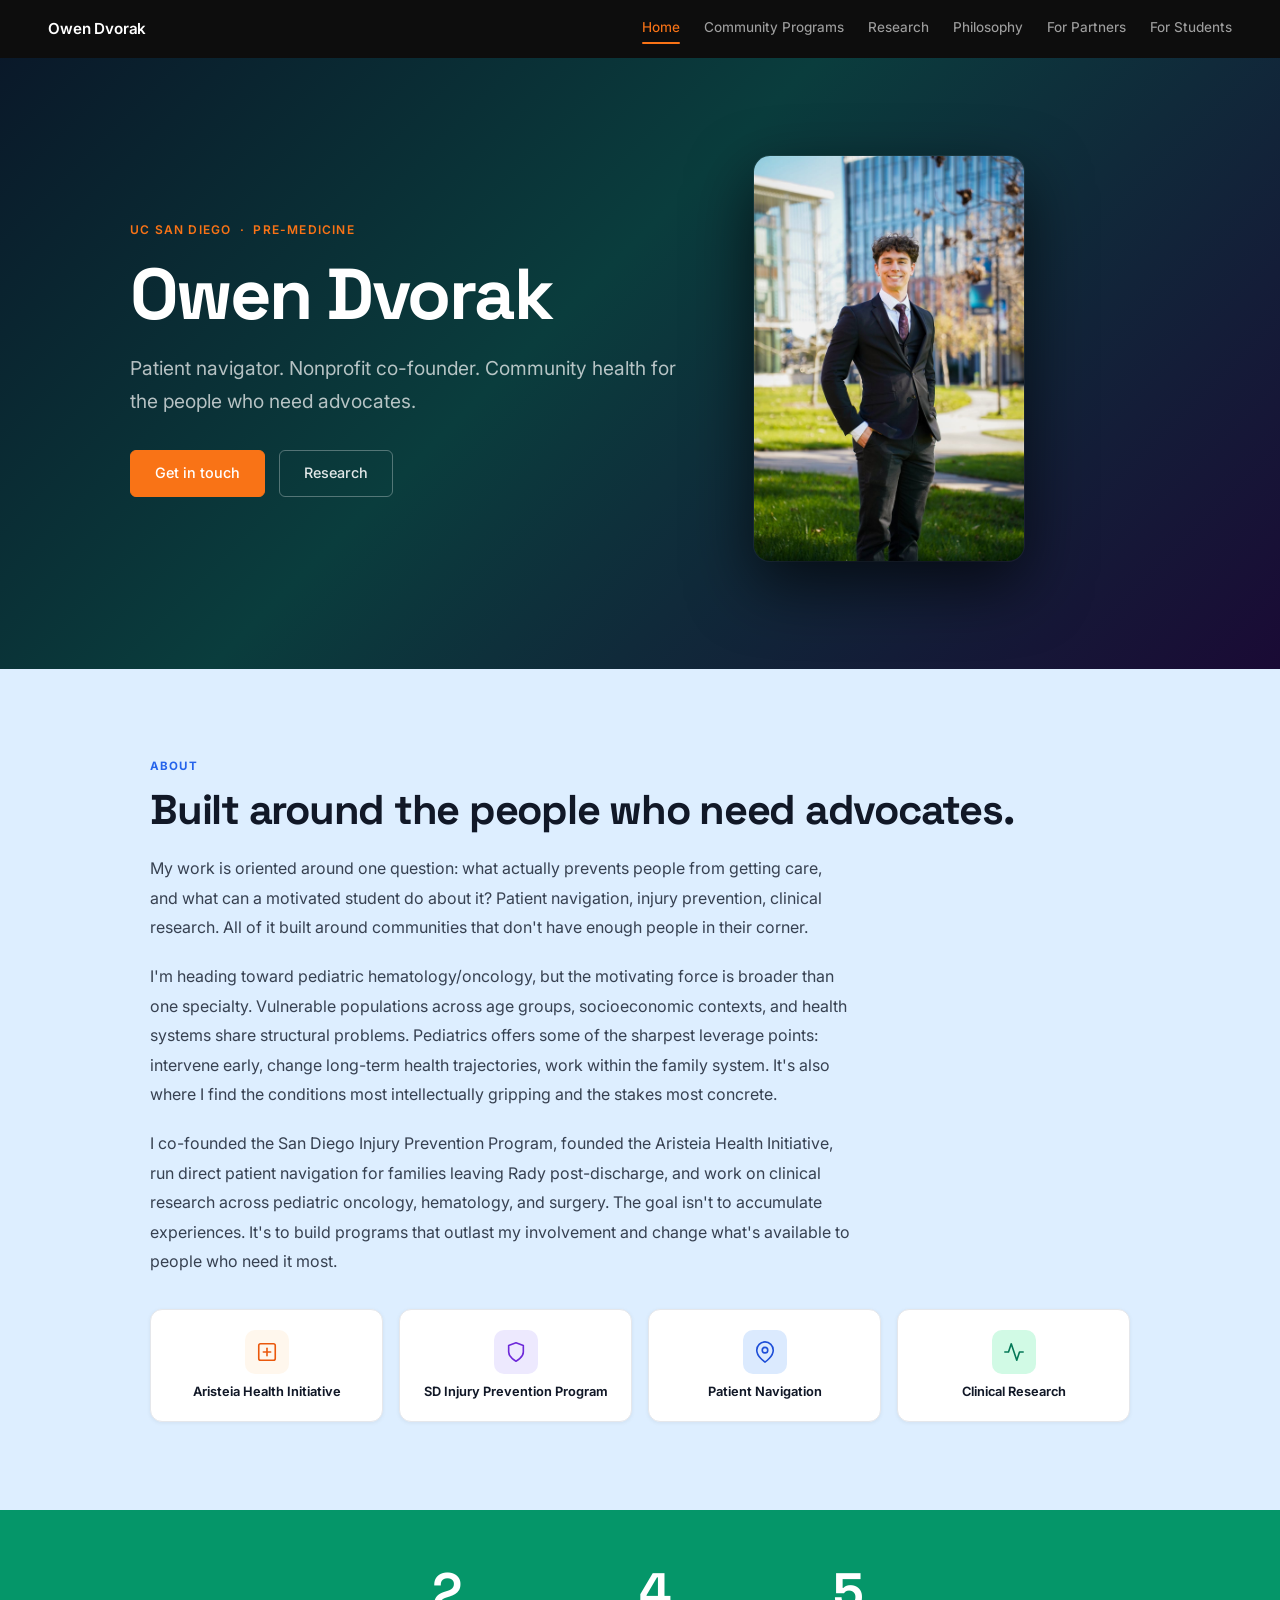
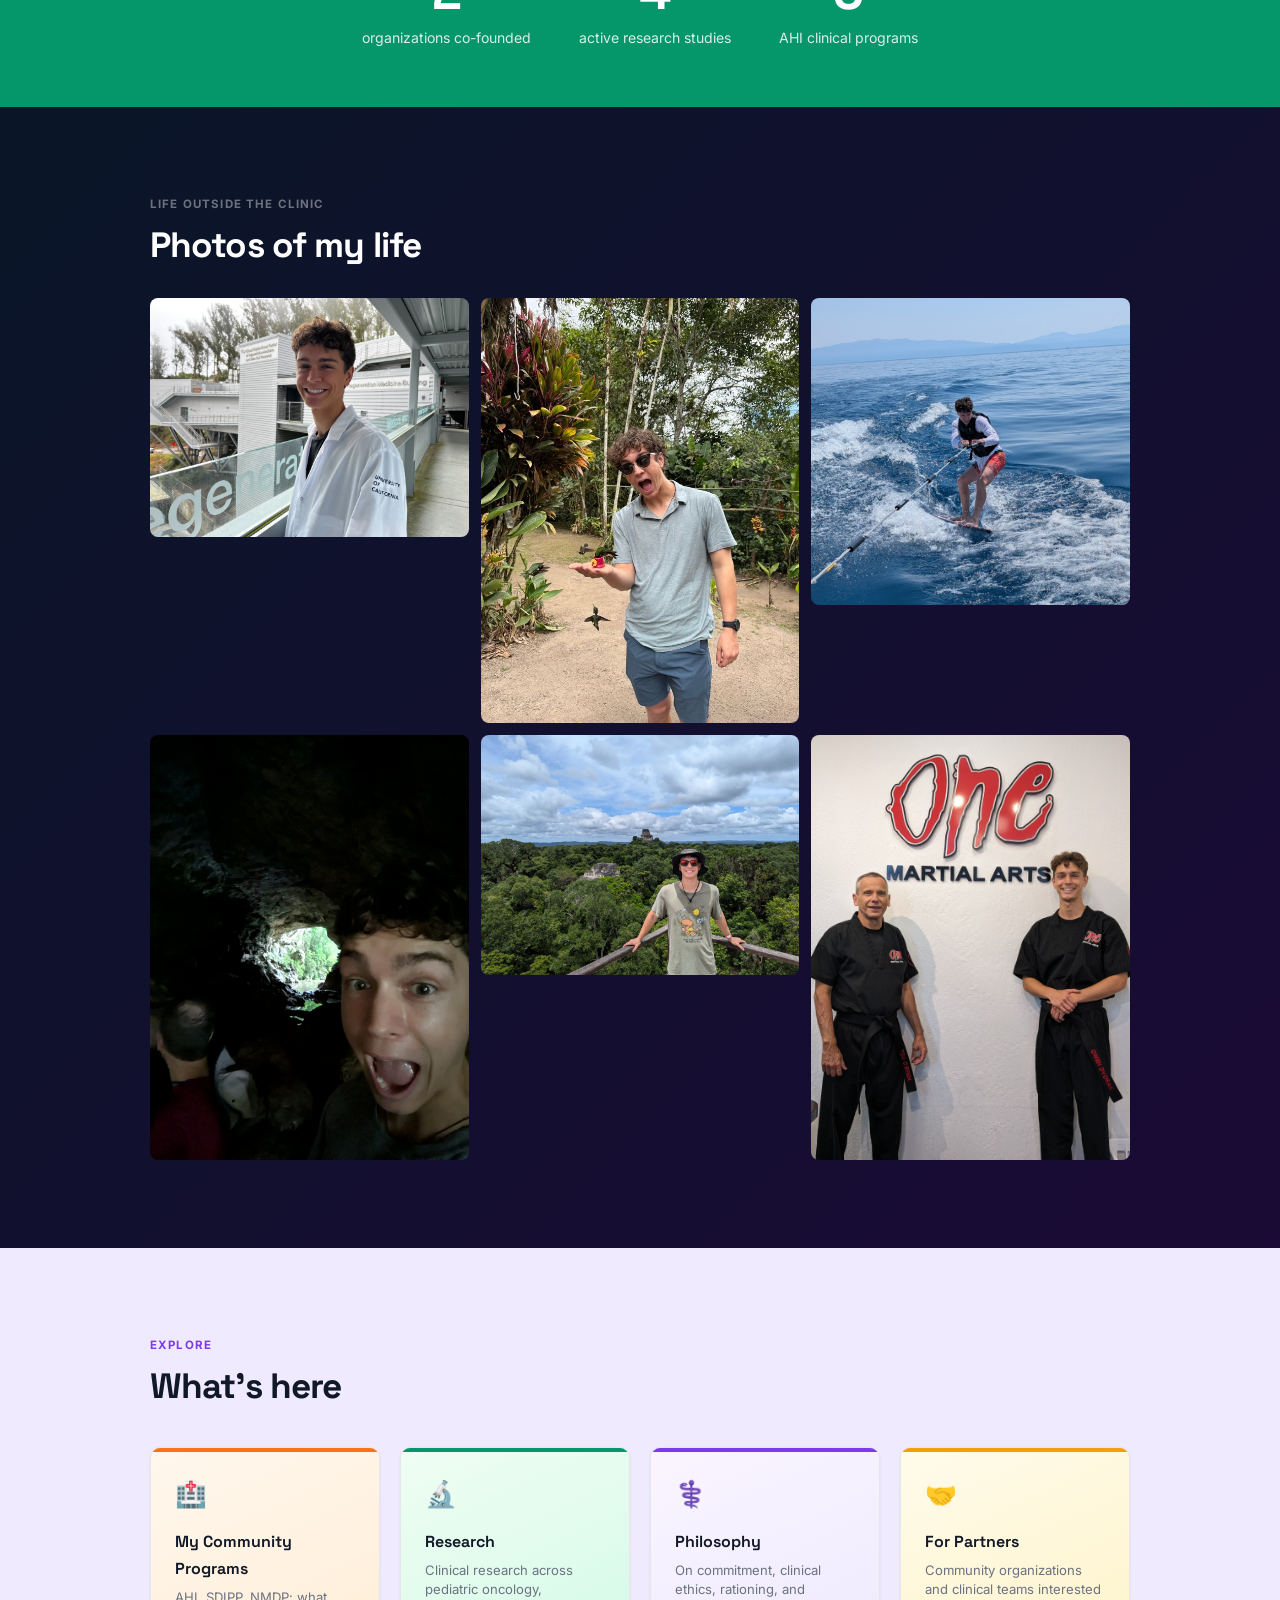
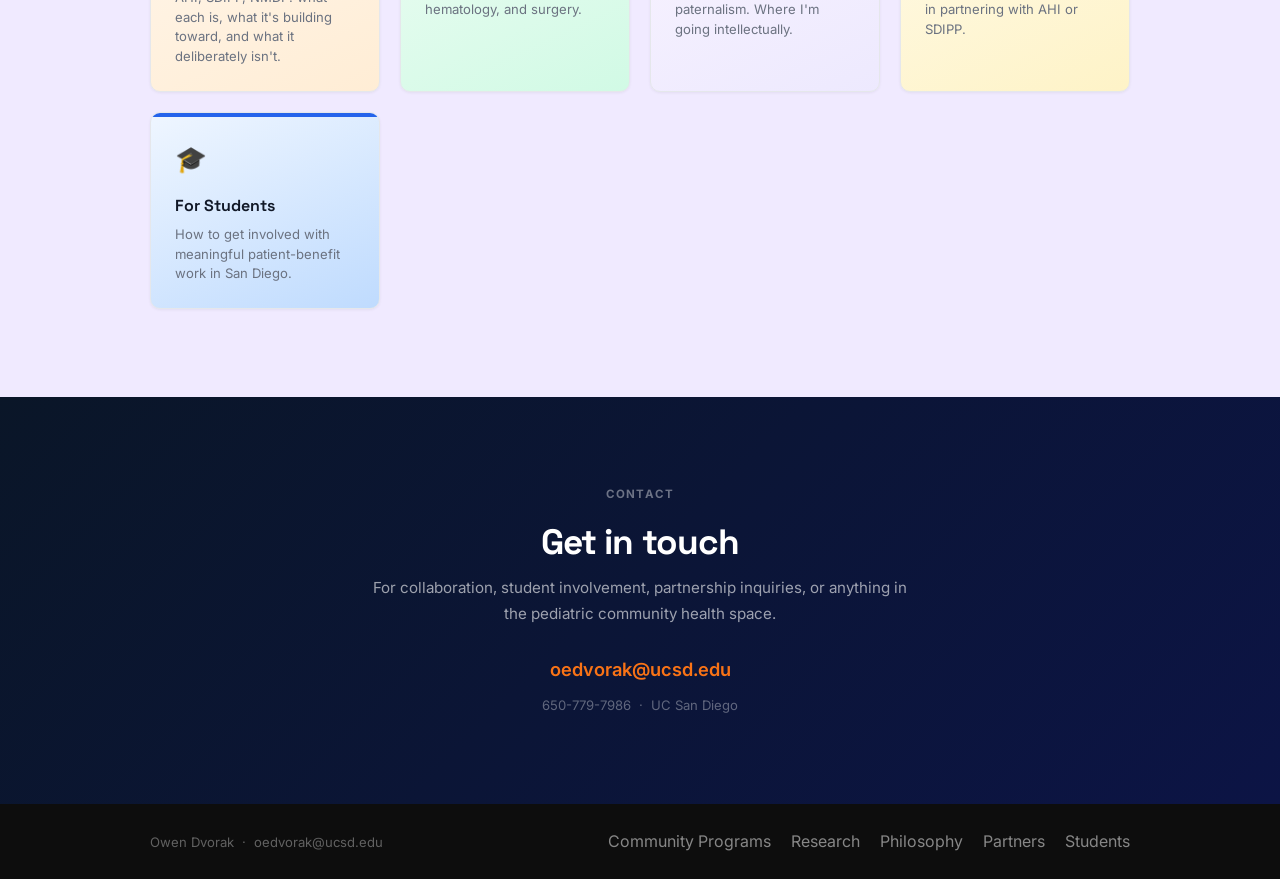
<file: index.html>
<!DOCTYPE html>
<html lang="en">
<head>
    <meta charset="UTF-8">
    <meta name="viewport" content="width=device-width, initial-scale=1.0">
    <title>Owen Dvorak</title>
    <meta name="description" content="Pre-medical student at UC San Diego. Pediatric community health, patient navigation, clinical research.">
    <link rel="preconnect" href="https://fonts.googleapis.com">
    <link rel="preconnect" href="https://fonts.gstatic.com" crossorigin>
    <link href="https://fonts.googleapis.com/css2?family=Inter:ital,wght@0,300;0,400;0,500;0,600;0,700;1,400&family=Space+Grotesk:wght@400;500;600;700&display=swap" rel="stylesheet">
    <link rel="stylesheet" href="style.css">
</head>
<body>

<nav class="nav" id="nav">
    <span class="nav-logo">Owen Dvorak</span>
    <div class="nav-links">
        <a href="index.html">Home</a>
        <a href="work.html">Community Programs</a>
        <a href="research.html">Research</a>
        <a href="philosophy.html">Philosophy</a>
        <a href="partners.html">For Partners</a>
        <a href="students.html">For Students</a>
    </div>
</nav>

<!-- Hero -->
<section class="hero hero-home">
    <div class="hero-split-wrapper">
        <div class="hero-inner">
            <p class="hero-eyebrow hero-eyebrow-orange">UC San Diego &nbsp;·&nbsp; Pre-Medicine</p>
            <h1 class="hero-title">Owen Dvorak</h1>
            <p class="hero-sub">Patient navigator. Nonprofit co-founder. Community health for the people who need advocates.</p>
            <div class="hero-ctas">
                <a href="mailto:oedvorak@ucsd.edu" class="btn btn-orange">Get in touch</a>
                <a href="research.html" class="btn btn-outline-white">Research</a>
            </div>
        </div>
        <div class="hero-portrait">
            <img src="images/individual-1.jpg" alt="Owen Dvorak">
        </div>
    </div>
</section>

<!-- About -->
<section class="section bg-sky">
    <div class="container">
        <p class="section-label label-blue">About</p>
        <h2 class="section-title-lg">Built around the people who need advocates.</h2>
        <div class="prose">
            <p>My work is oriented around one question: what actually prevents people from getting care, and what can a motivated student do about it? Patient navigation, injury prevention, clinical research. All of it built around communities that don't have enough people in their corner.</p>
            <p>I'm heading toward pediatric hematology/oncology, but the motivating force is broader than one specialty. Vulnerable populations across age groups, socioeconomic contexts, and health systems share structural problems. Pediatrics offers some of the sharpest leverage points: intervene early, change long-term health trajectories, work within the family system. It's also where I find the conditions most intellectually gripping and the stakes most concrete.</p>
            <p>I co-founded the San Diego Injury Prevention Program, founded the Aristeia Health Initiative, run direct patient navigation for families leaving Rady post-discharge, and work on clinical research across pediatric oncology, hematology, and surgery. The goal isn't to accumulate experiences. It's to build programs that outlast my involvement and change what's available to people who need it most.</p>
        </div>
        <div class="role-grid">
            <div class="role-chip">
                <div class="role-icon role-icon-orange">
                    <svg xmlns="http://www.w3.org/2000/svg" viewBox="0 0 24 24" fill="none" stroke="currentColor" stroke-width="1.75" stroke-linecap="round" stroke-linejoin="round"><rect x="3" y="3" width="18" height="18" rx="2"/><line x1="12" y1="8" x2="12" y2="16"/><line x1="8" y1="12" x2="16" y2="12"/></svg>
                </div>
                <span class="role-chip-label">Aristeia Health Initiative</span>
            </div>
            <div class="role-chip">
                <div class="role-icon role-icon-purple">
                    <svg xmlns="http://www.w3.org/2000/svg" viewBox="0 0 24 24" fill="none" stroke="currentColor" stroke-width="1.75" stroke-linecap="round" stroke-linejoin="round"><path d="M12 22s8-4 8-10V5l-8-3-8 3v7c0 6 8 10 8 10z"/></svg>
                </div>
                <span class="role-chip-label">SD Injury Prevention Program</span>
            </div>
            <div class="role-chip">
                <div class="role-icon role-icon-blue">
                    <svg xmlns="http://www.w3.org/2000/svg" viewBox="0 0 24 24" fill="none" stroke="currentColor" stroke-width="1.75" stroke-linecap="round" stroke-linejoin="round"><path d="M21 10c0 7-9 13-9 13s-9-6-9-13a9 9 0 0 1 18 0z"/><circle cx="12" cy="10" r="3"/></svg>
                </div>
                <span class="role-chip-label">Patient Navigation</span>
            </div>
            <div class="role-chip">
                <div class="role-icon role-icon-green">
                    <svg xmlns="http://www.w3.org/2000/svg" viewBox="0 0 24 24" fill="none" stroke="currentColor" stroke-width="1.75" stroke-linecap="round" stroke-linejoin="round"><polyline points="22 12 18 12 15 21 9 3 6 12 2 12"/></svg>
                </div>
                <span class="role-chip-label">Clinical Research</span>
            </div>
        </div>
    </div>
</section>

<!-- Stats band -->
<section class="band-green">
    <div class="stat-row">
        <div class="stat-item">
            <span class="stat-num">2</span>
            <span class="stat-desc">organizations co-founded</span>
        </div>
        <div class="stat-item">
            <span class="stat-num">4</span>
            <span class="stat-desc">active research studies</span>
        </div>
        <div class="stat-item">
            <span class="stat-num">5</span>
            <span class="stat-desc">AHI clinical programs</span>
        </div>
    </div>
</section>

<!-- Gallery -->
<section class="section" style="background: linear-gradient(135deg, #0a1628 0%, #1a0a35 100%);">
    <div class="container">
        <p class="section-label" style="color:rgba(255,255,255,0.4);">Life outside the clinic</p>
        <h2 class="section-title" style="color:#fff; margin-bottom:0;">Photos of my life</h2>
        <div class="photo-grid">
            <div class="photo-item">
                <img src="images/lab-coat.jpg" alt="Owen Dvorak at UCSD" loading="lazy">
            </div>
            <div class="photo-item">
                <img src="images/hummingbird.jpg" alt="Owen with a hummingbird" loading="lazy">
            </div>
            <div class="photo-item">
                <img src="images/wakeboarding.jpg" alt="Owen wakeboarding" loading="lazy">
            </div>
            <div class="photo-item">
                <img src="images/cave.jpg" alt="Owen exploring a cave" loading="lazy">
            </div>
            <div class="photo-item">
                <img src="images/tikal.jpg" alt="Owen at Tikal, Guatemala" loading="lazy">
            </div>
            <div class="photo-item">
                <img src="images/martial-arts.jpg" alt="Owen Dvorak at One Martial Arts" loading="lazy">
            </div>
        </div>
    </div>
</section>

<!-- Portal cards -->
<section class="section bg-cool">
    <div class="container">
        <p class="section-label label-purple">Explore</p>
        <h2 class="section-title">What's here</h2>
        <div class="portal-grid">
            <a href="work.html" class="portal portal-orange">
                <span class="portal-icon">🏥</span>
                <div class="portal-title">My Community Programs</div>
                <p class="portal-desc">AHI, SDIPP, NMDP: what each is, what it's building toward, and what it deliberately isn't.</p>
            </a>
            <a href="research.html" class="portal portal-green">
                <span class="portal-icon">🔬</span>
                <div class="portal-title">Research</div>
                <p class="portal-desc">Clinical research across pediatric oncology, hematology, and surgery.</p>
            </a>
            <a href="philosophy.html" class="portal portal-purple">
                <span class="portal-icon">⚕️</span>
                <div class="portal-title">Philosophy</div>
                <p class="portal-desc">On commitment, clinical ethics, rationing, and paternalism. Where I'm going intellectually.</p>
            </a>
            <a href="partners.html" class="portal portal-amber">
                <span class="portal-icon">🤝</span>
                <div class="portal-title">For Partners</div>
                <p class="portal-desc">Community organizations and clinical teams interested in partnering with AHI or SDIPP.</p>
            </a>
            <a href="students.html" class="portal portal-blue">
                <span class="portal-icon">🎓</span>
                <div class="portal-title">For Students</div>
                <p class="portal-desc">How to get involved with meaningful patient-benefit work in San Diego.</p>
            </a>
        </div>
    </div>
</section>

<!-- Contact strip -->
<section class="section bg-navy">
    <div class="container" style="text-align:center; max-width:560px;">
        <p class="section-label" style="color:rgba(255,255,255,0.4); margin-bottom:1rem;">Contact</p>
        <h2 class="section-title" style="color:#fff; margin-bottom:0.75rem;">Get in touch</h2>
        <p style="font-size:0.95rem; color:rgba(255,255,255,0.6); line-height:1.7; margin-bottom:1.75rem;">For collaboration, student involvement, partnership inquiries, or anything in the pediatric community health space.</p>
        <a href="mailto:oedvorak@ucsd.edu" class="contact-email" style="display:block; font-size:1.15rem; font-weight:600; margin-bottom:0.5rem;">oedvorak@ucsd.edu</a>
        <p style="font-size:0.82rem; color:rgba(255,255,255,0.35);">650-779-7986 &nbsp;·&nbsp; UC San Diego</p>
    </div>
</section>

<footer class="footer">
    <div class="footer-inner">
        <p>Owen Dvorak &nbsp;·&nbsp; oedvorak@ucsd.edu</p>
        <div style="display:flex; gap:1.25rem;">
            <a href="work.html">Community Programs</a>
            <a href="research.html">Research</a>
            <a href="philosophy.html">Philosophy</a>
            <a href="partners.html">Partners</a>
            <a href="students.html">Students</a>
        </div>
    </div>
</footer>

<script>
document.getElementById('nav').addEventListener('scroll', function(){});
window.addEventListener('scroll', function(){
    document.getElementById('nav').classList.toggle('nav-scrolled', window.scrollY > 20);
});
document.querySelectorAll('.nav-links a').forEach(function(link){
    if(link.href === window.location.href) link.classList.add('active');
});
</script>
</body>
</html>
</file>
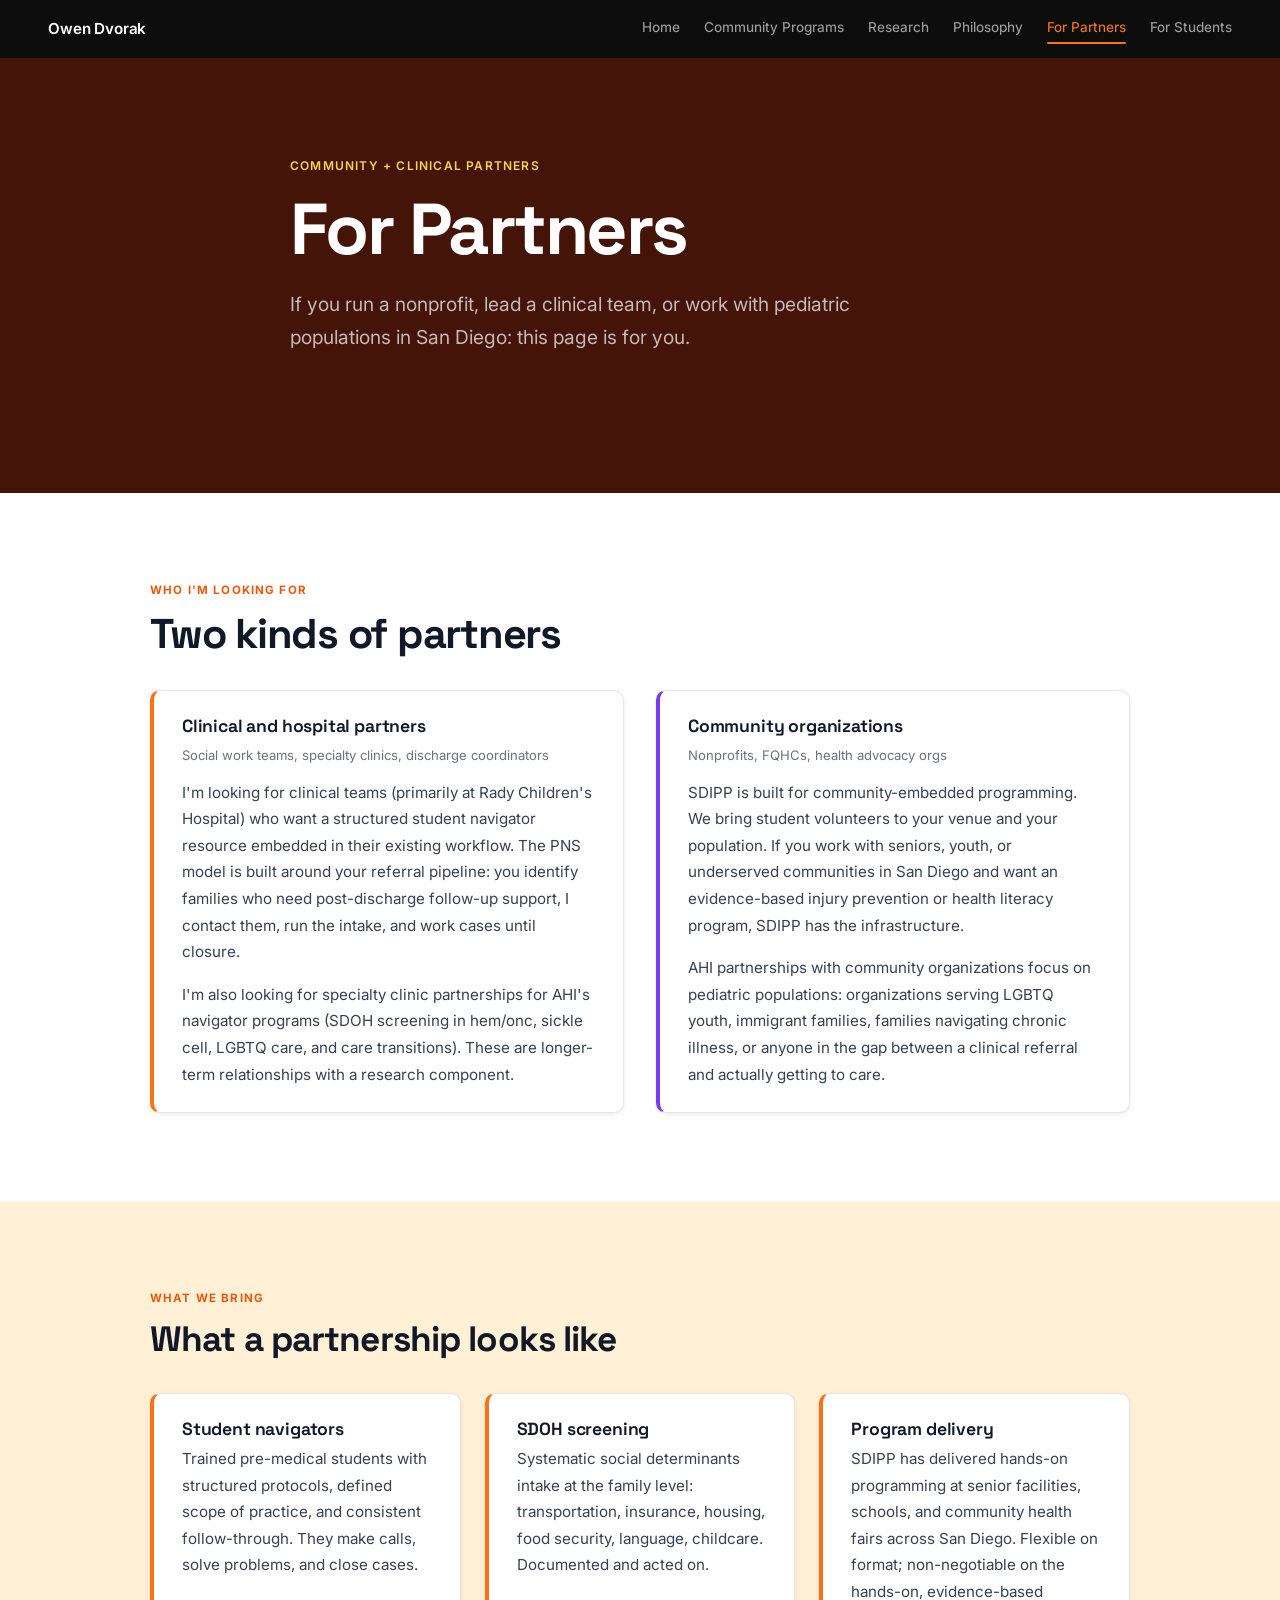
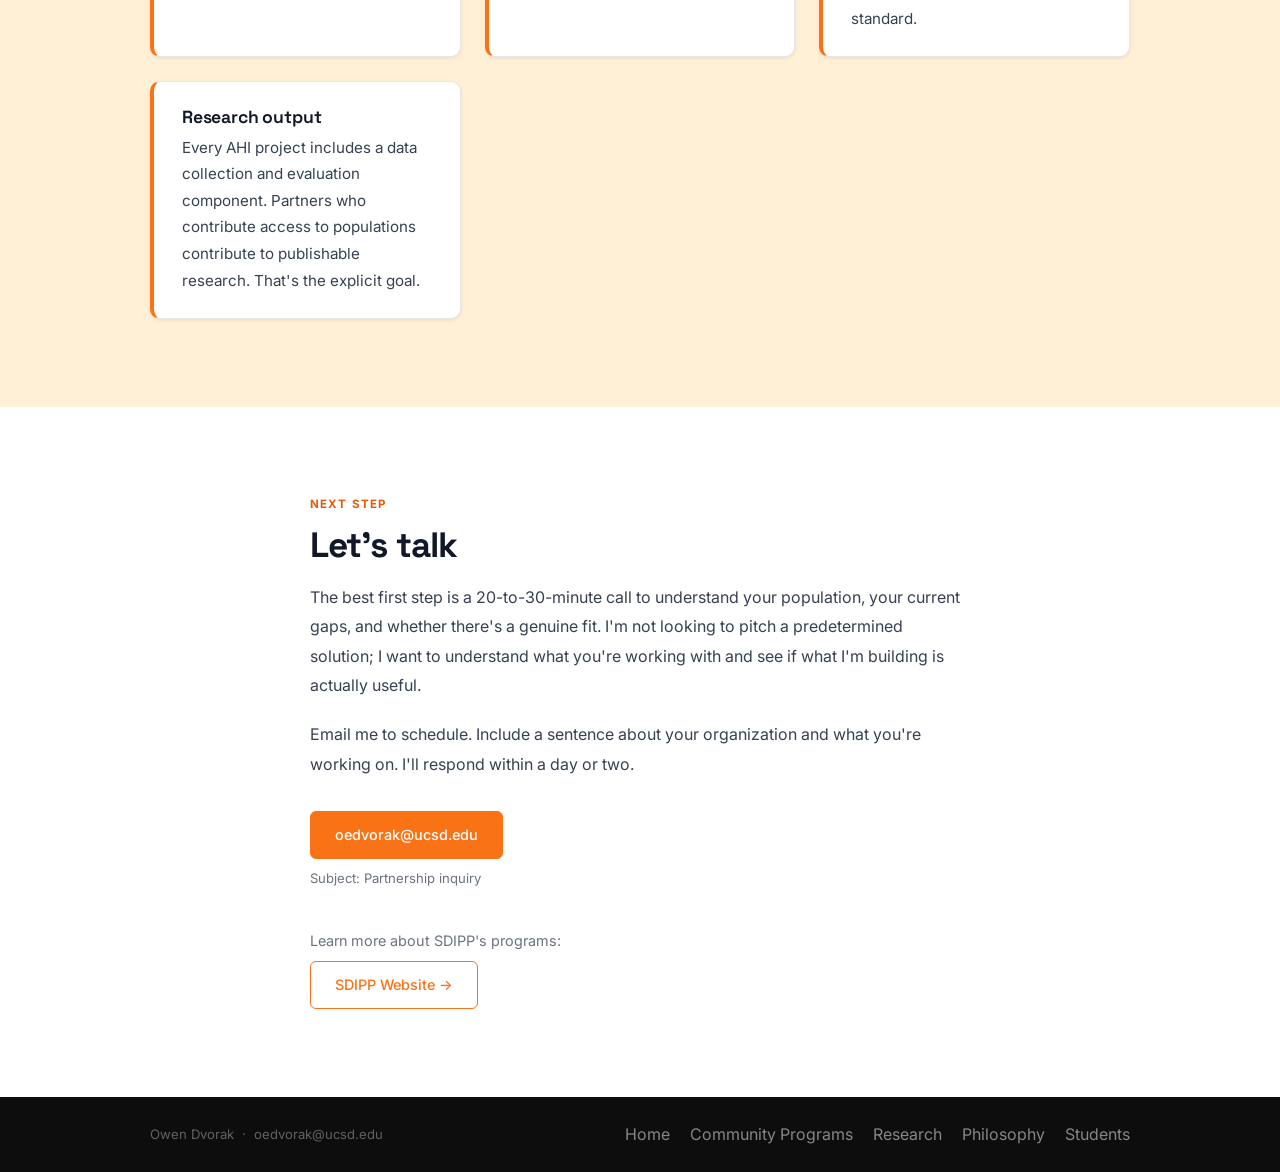
<file: partners.html>
<!DOCTYPE html>
<html lang="en">
<head>
    <meta charset="UTF-8">
    <meta name="viewport" content="width=device-width, initial-scale=1.0">
    <title>For Partners | Owen Dvorak</title>
    <link rel="preconnect" href="https://fonts.googleapis.com">
    <link rel="preconnect" href="https://fonts.gstatic.com" crossorigin>
    <link href="https://fonts.googleapis.com/css2?family=Inter:ital,wght@0,300;0,400;0,500;0,600;0,700;1,400&family=Space+Grotesk:wght@400;500;600;700&display=swap" rel="stylesheet">
    <link rel="stylesheet" href="style.css">
</head>
<body>

<nav class="nav" id="nav">
    <span class="nav-logo">Owen Dvorak</span>
    <div class="nav-links">
        <a href="index.html">Home</a>
        <a href="work.html">Community Programs</a>
        <a href="research.html">Research</a>
        <a href="philosophy.html">Philosophy</a>
        <a href="partners.html">For Partners</a>
        <a href="students.html">For Students</a>
    </div>
</nav>

<!-- Hero -->
<section class="hero hero-partners">
    <div class="hero-inner">
        <p class="hero-eyebrow hero-eyebrow-amber">Community + Clinical Partners</p>
        <h1 class="hero-title">For Partners</h1>
        <p class="hero-sub">If you run a nonprofit, lead a clinical team, or work with pediatric populations in San Diego: this page is for you.</p>
    </div>
</section>

<!-- What I'm looking for -->
<section class="section bg-white">
    <div class="container">
        <p class="section-label label-orange">Who I'm looking for</p>
        <h2 class="section-title-lg">Two kinds of partners</h2>

        <div class="grid-2" style="margin-top:2rem; gap:2rem;">
            <div>
                <div class="card card-orange" style="height:100%;">
                    <div class="card-title">Clinical and hospital partners</div>
                    <div class="card-meta">Social work teams, specialty clinics, discharge coordinators</div>
                    <div class="card-body">
                        <p style="margin-bottom:1rem;">I'm looking for clinical teams (primarily at Rady Children's Hospital) who want a structured student navigator resource embedded in their existing workflow. The PNS model is built around your referral pipeline: you identify families who need post-discharge follow-up support, I contact them, run the intake, and work cases until closure.</p>
                        <p>I'm also looking for specialty clinic partnerships for AHI's navigator programs (SDOH screening in hem/onc, sickle cell, LGBTQ care, and care transitions). These are longer-term relationships with a research component.</p>
                    </div>
                </div>
            </div>
            <div>
                <div class="card card-purple" style="height:100%;">
                    <div class="card-title">Community organizations</div>
                    <div class="card-meta">Nonprofits, FQHCs, health advocacy orgs</div>
                    <div class="card-body">
                        <p style="margin-bottom:1rem;">SDIPP is built for community-embedded programming. We bring student volunteers to your venue and your population. If you work with seniors, youth, or underserved communities in San Diego and want an evidence-based injury prevention or health literacy program, SDIPP has the infrastructure.</p>
                        <p>AHI partnerships with community organizations focus on pediatric populations: organizations serving LGBTQ youth, immigrant families, families navigating chronic illness, or anyone in the gap between a clinical referral and actually getting to care.</p>
                    </div>
                </div>
            </div>
        </div>
    </div>
</section>

<!-- What we bring -->
<section class="section bg-warm">
    <div class="container">
        <p class="section-label label-orange">What we bring</p>
        <h2 class="section-title">What a partnership looks like</h2>

        <div class="grid-auto" style="margin-top:2rem;">
            <div class="card card-orange">
                <div class="card-title">Student navigators</div>
                <div class="card-body">Trained pre-medical students with structured protocols, defined scope of practice, and consistent follow-through. They make calls, solve problems, and close cases.</div>
            </div>
            <div class="card card-orange">
                <div class="card-title">SDOH screening</div>
                <div class="card-body">Systematic social determinants intake at the family level: transportation, insurance, housing, food security, language, childcare. Documented and acted on.</div>
            </div>
            <div class="card card-orange">
                <div class="card-title">Program delivery</div>
                <div class="card-body">SDIPP has delivered hands-on programming at senior facilities, schools, and community health fairs across San Diego. Flexible on format; non-negotiable on the hands-on, evidence-based standard.</div>
            </div>
            <div class="card card-orange">
                <div class="card-title">Research output</div>
                <div class="card-body">Every AHI project includes a data collection and evaluation component. Partners who contribute access to populations contribute to publishable research. That's the explicit goal.</div>
            </div>
        </div>
    </div>
</section>

<!-- How to connect -->
<section class="section bg-white">
    <div class="container" style="max-width:660px;">
        <p class="section-label label-orange">Next step</p>
        <h2 class="section-title">Let's talk</h2>
        <div class="prose">
            <p>The best first step is a 20-to-30-minute call to understand your population, your current gaps, and whether there's a genuine fit. I'm not looking to pitch a predetermined solution; I want to understand what you're working with and see if what I'm building is actually useful.</p>
            <p>Email me to schedule. Include a sentence about your organization and what you're working on. I'll respond within a day or two.</p>
        </div>
        <div style="margin-top:2rem; display:flex; flex-direction:column; gap:0.5rem; align-items:flex-start;">
            <a href="mailto:oedvorak@ucsd.edu?subject=Partnership inquiry" class="btn btn-orange">oedvorak@ucsd.edu</a>
            <span style="font-size:0.82rem; color:var(--text-muted);">Subject: Partnership inquiry</span>
        </div>
        <div style="margin-top:2.5rem;">
            <p style="font-size:0.9rem; color:var(--text-muted); margin-bottom:0.5rem;">Learn more about SDIPP's programs:</p>
            <a href="https://san-diego-injury-prevention-website.vercel.app/" target="_blank" rel="noopener noreferrer" class="btn btn-outline-orange">SDIPP Website →</a>
        </div>
    </div>
</section>

<footer class="footer">
    <div class="footer-inner">
        <p>Owen Dvorak &nbsp;·&nbsp; oedvorak@ucsd.edu</p>
        <div style="display:flex; gap:1.25rem;">
            <a href="index.html">Home</a>
            <a href="work.html">Community Programs</a>
            <a href="research.html">Research</a>
            <a href="philosophy.html">Philosophy</a>
            <a href="students.html">Students</a>
        </div>
    </div>
</footer>

<script>
window.addEventListener('scroll', function(){
    document.getElementById('nav').classList.toggle('nav-scrolled', window.scrollY > 20);
});
document.querySelectorAll('.nav-links a').forEach(function(link){
    if(link.href === window.location.href) link.classList.add('active');
});
</script>
</body>
</html>
</file>
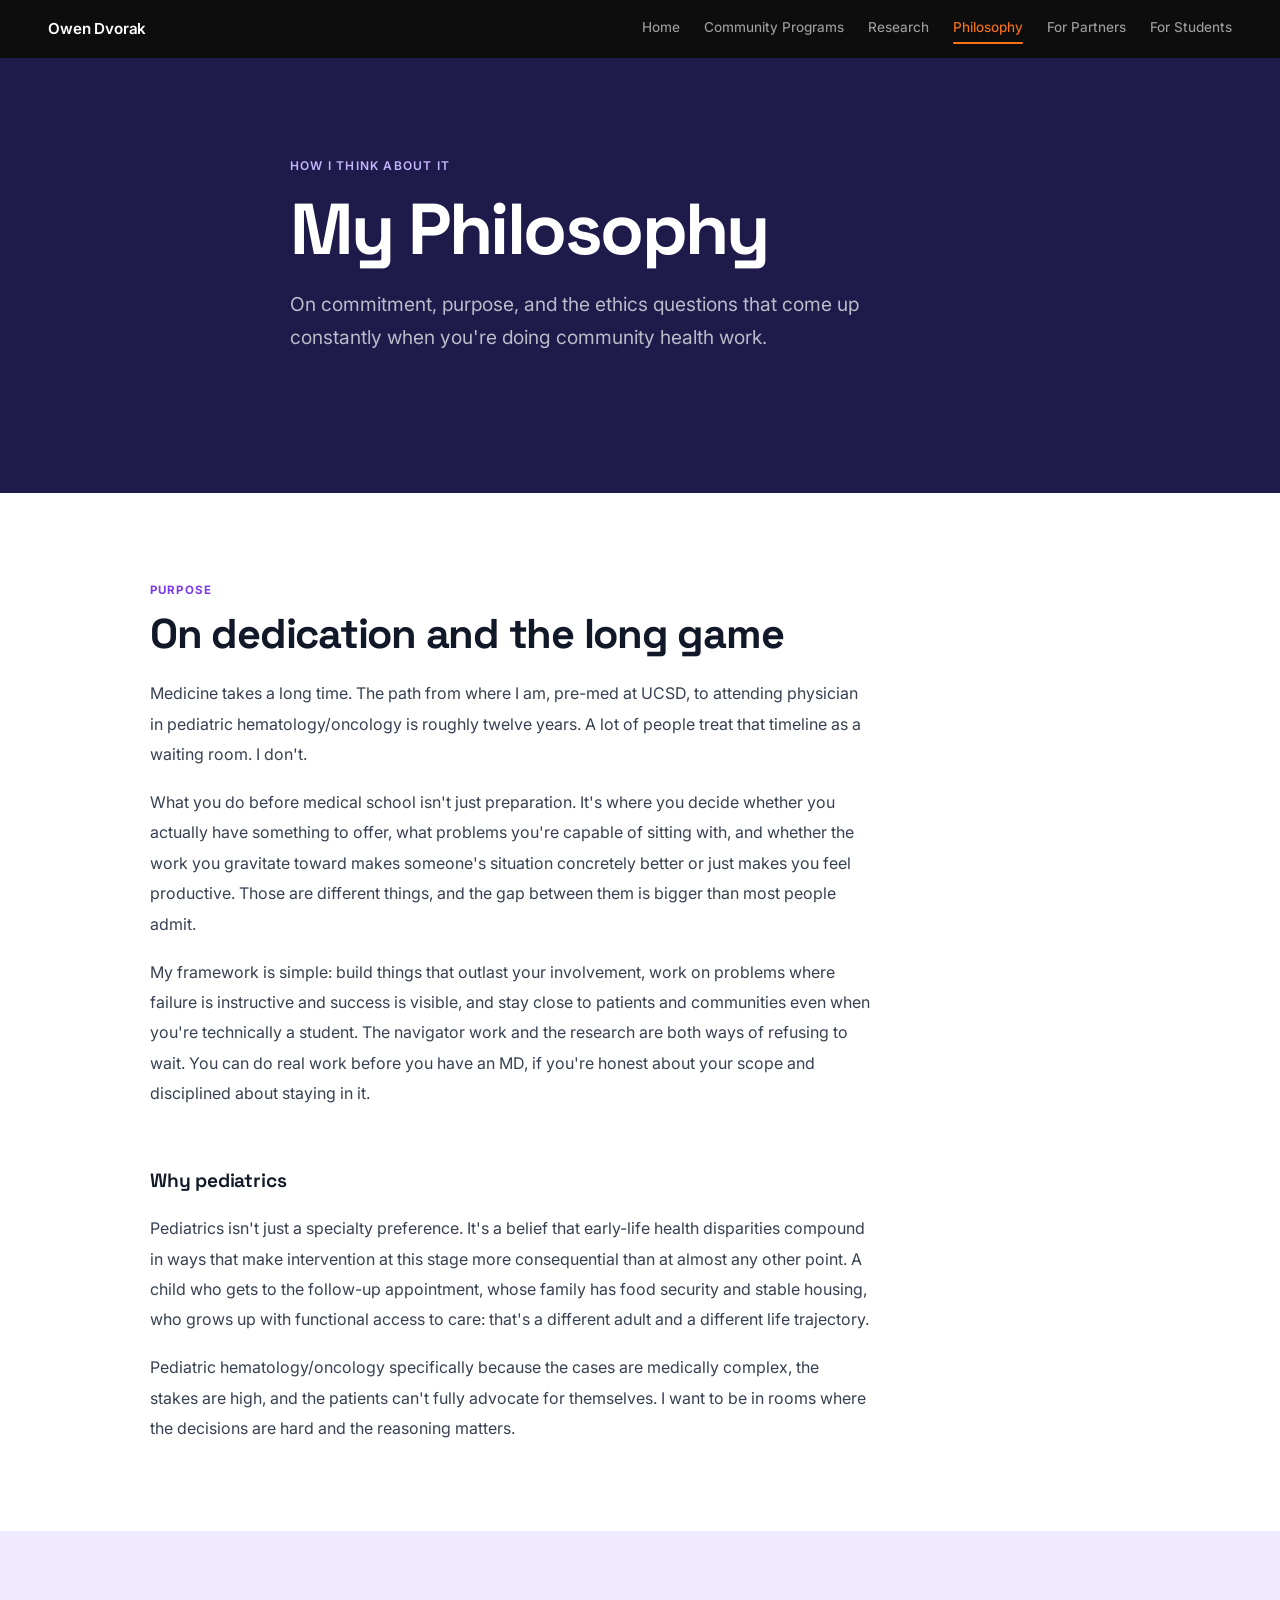
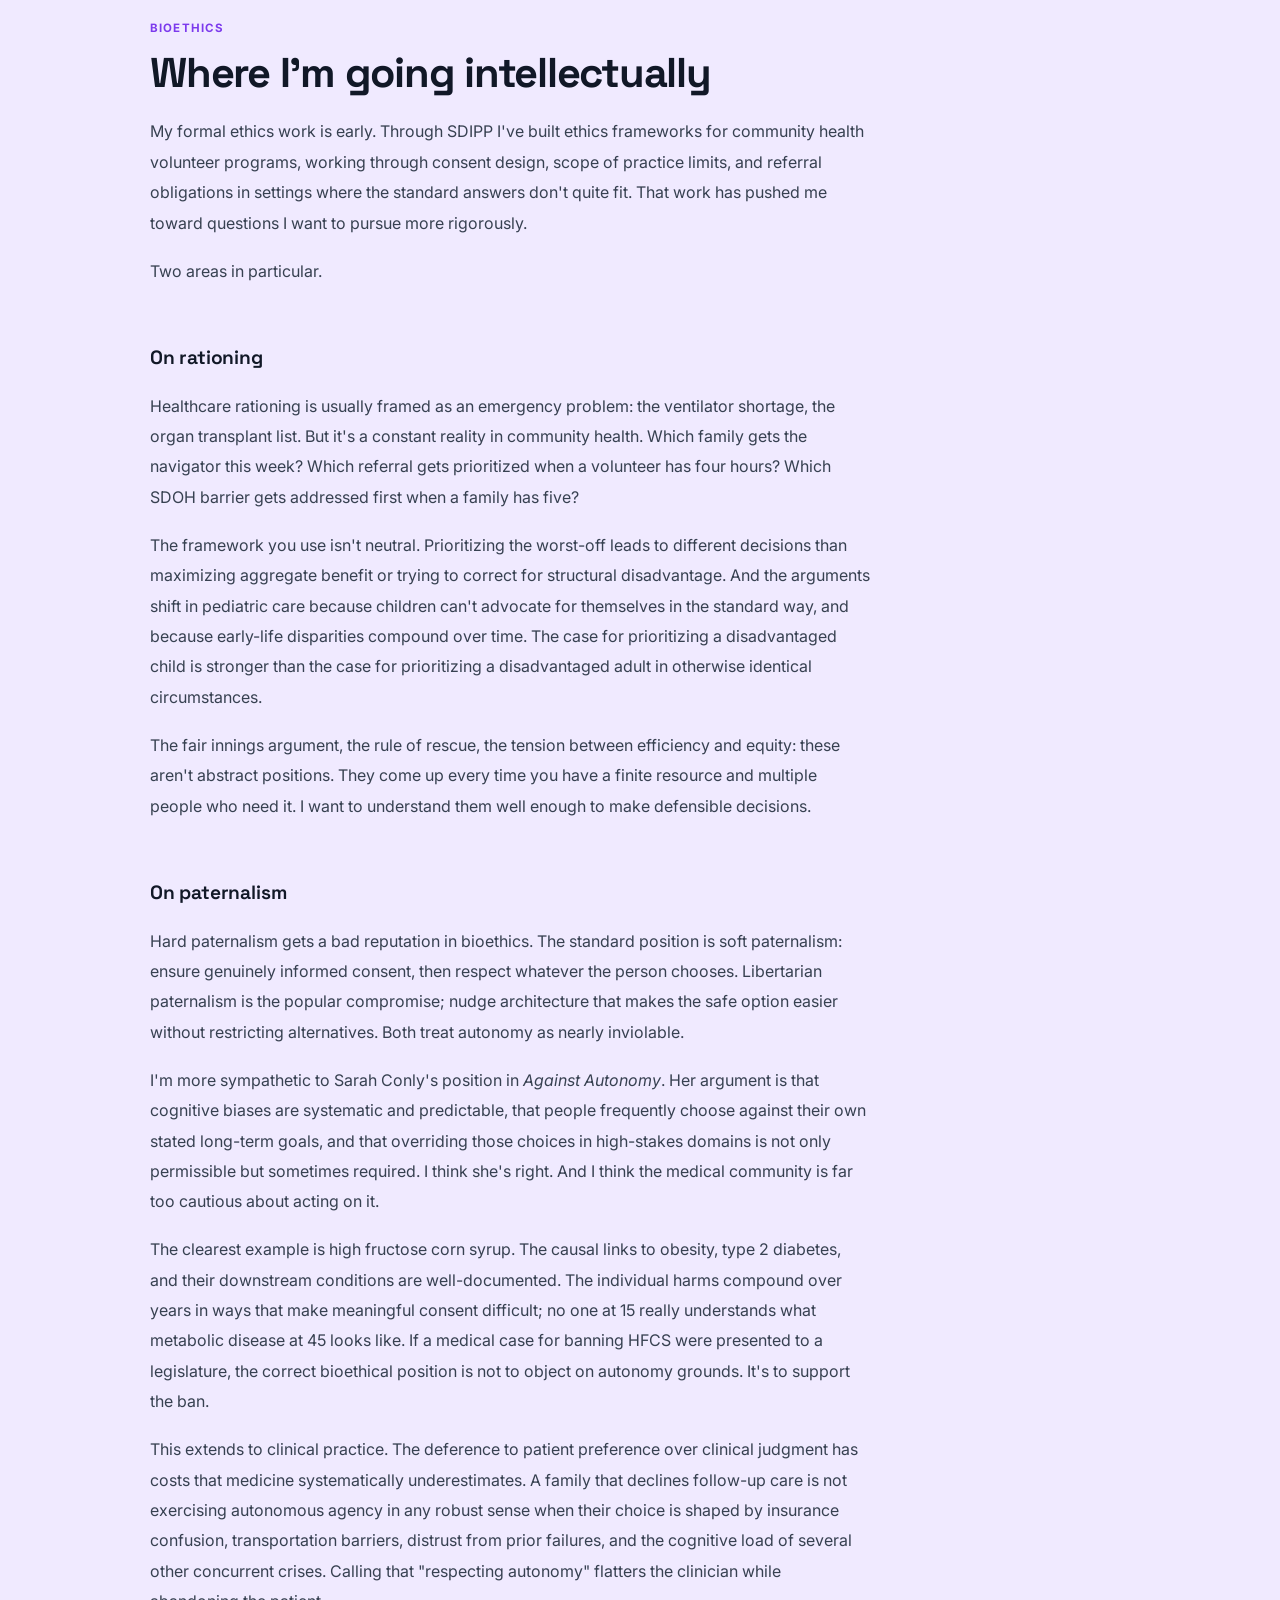
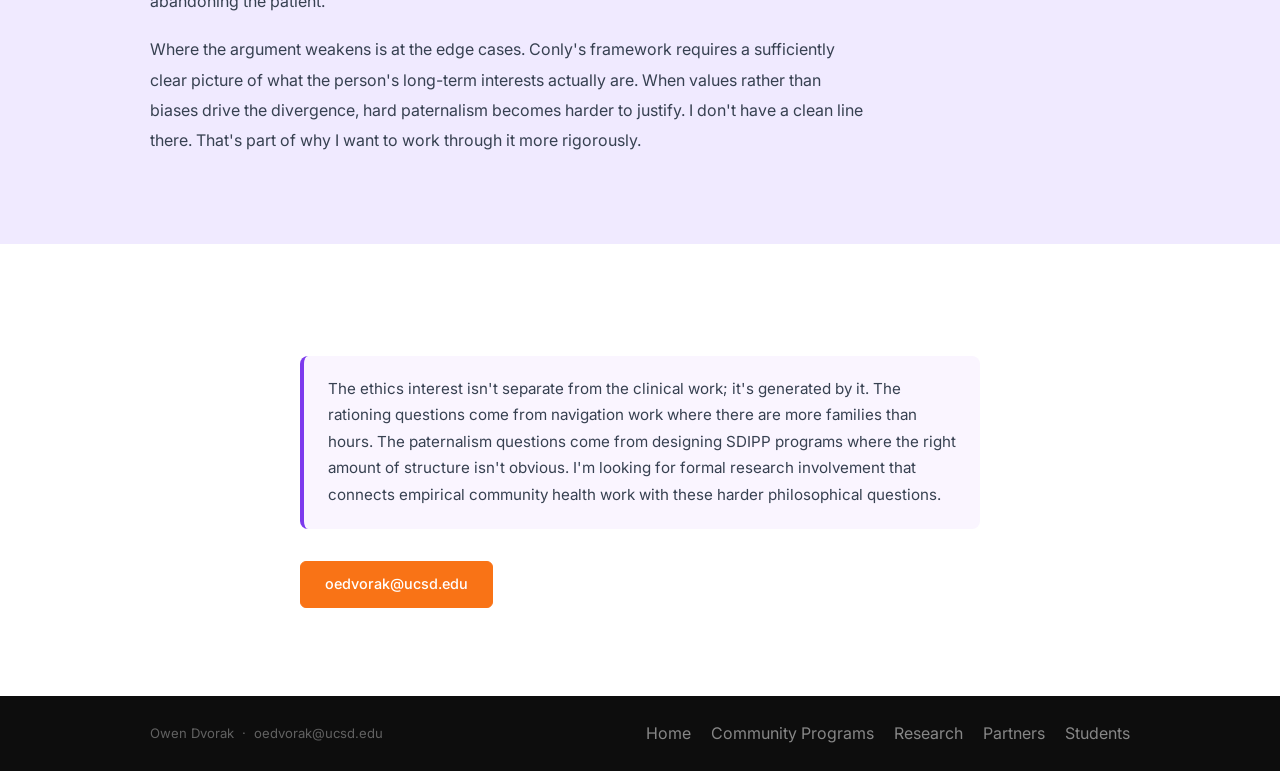
<file: philosophy.html>
<!DOCTYPE html>
<html lang="en">
<head>
    <meta charset="UTF-8">
    <meta name="viewport" content="width=device-width, initial-scale=1.0">
    <title>Philosophy | Owen Dvorak</title>
    <link rel="preconnect" href="https://fonts.googleapis.com">
    <link rel="preconnect" href="https://fonts.gstatic.com" crossorigin>
    <link href="https://fonts.googleapis.com/css2?family=Inter:ital,wght@0,300;0,400;0,500;0,600;0,700;1,400&family=Space+Grotesk:wght@400;500;600;700&display=swap" rel="stylesheet">
    <link rel="stylesheet" href="style.css">
</head>
<body>

<nav class="nav" id="nav">
    <span class="nav-logo">Owen Dvorak</span>
    <div class="nav-links">
        <a href="index.html">Home</a>
        <a href="work.html">Community Programs</a>
        <a href="research.html">Research</a>
        <a href="philosophy.html">Philosophy</a>
        <a href="partners.html">For Partners</a>
        <a href="students.html">For Students</a>
    </div>
</nav>

<!-- Hero -->
<section class="hero hero-philosophy">
    <div class="hero-inner">
        <p class="hero-eyebrow hero-eyebrow-purple">How I think about it</p>
        <h1 class="hero-title">My Philosophy</h1>
        <p class="hero-sub">On commitment, purpose, and the ethics questions that come up constantly when you're doing community health work.</p>
    </div>
</section>

<!-- On commitment -->
<section class="section bg-white">
    <div class="container">
        <p class="section-label label-purple">Purpose</p>
        <h2 class="section-title-lg">On dedication and the long game</h2>

        <div class="philosophy-block">
            <p>Medicine takes a long time. The path from where I am, pre-med at UCSD, to attending physician in pediatric hematology/oncology is roughly twelve years. A lot of people treat that timeline as a waiting room. I don't.</p>
            <p>What you do before medical school isn't just preparation. It's where you decide whether you actually have something to offer, what problems you're capable of sitting with, and whether the work you gravitate toward makes someone's situation concretely better or just makes you feel productive. Those are different things, and the gap between them is bigger than most people admit.</p>
            <p>My framework is simple: build things that outlast your involvement, work on problems where failure is instructive and success is visible, and stay close to patients and communities even when you're technically a student. The navigator work and the research are both ways of refusing to wait. You can do real work before you have an MD, if you're honest about your scope and disciplined about staying in it.</p>
        </div>

        <div class="philosophy-block">
            <h3>Why pediatrics</h3>
            <p>Pediatrics isn't just a specialty preference. It's a belief that early-life health disparities compound in ways that make intervention at this stage more consequential than at almost any other point. A child who gets to the follow-up appointment, whose family has food security and stable housing, who grows up with functional access to care: that's a different adult and a different life trajectory.</p>
            <p>Pediatric hematology/oncology specifically because the cases are medically complex, the stakes are high, and the patients can't fully advocate for themselves. I want to be in rooms where the decisions are hard and the reasoning matters.</p>
        </div>
    </div>
</section>

<!-- Ethics -->
<section class="section bg-cool">
    <div class="container">
        <p class="section-label label-purple">Bioethics</p>
        <h2 class="section-title-lg">Where I'm going intellectually</h2>

        <div class="philosophy-block">
            <p>My formal ethics work is early. Through SDIPP I've built ethics frameworks for community health volunteer programs, working through consent design, scope of practice limits, and referral obligations in settings where the standard answers don't quite fit. That work has pushed me toward questions I want to pursue more rigorously.</p>
            <p>Two areas in particular.</p>
        </div>

        <div class="philosophy-block">
            <h3>On rationing</h3>
            <p>Healthcare rationing is usually framed as an emergency problem: the ventilator shortage, the organ transplant list. But it's a constant reality in community health. Which family gets the navigator this week? Which referral gets prioritized when a volunteer has four hours? Which SDOH barrier gets addressed first when a family has five?</p>
            <p>The framework you use isn't neutral. Prioritizing the worst-off leads to different decisions than maximizing aggregate benefit or trying to correct for structural disadvantage. And the arguments shift in pediatric care because children can't advocate for themselves in the standard way, and because early-life disparities compound over time. The case for prioritizing a disadvantaged child is stronger than the case for prioritizing a disadvantaged adult in otherwise identical circumstances.</p>
            <p>The fair innings argument, the rule of rescue, the tension between efficiency and equity: these aren't abstract positions. They come up every time you have a finite resource and multiple people who need it. I want to understand them well enough to make defensible decisions.</p>
        </div>

        <div class="philosophy-block">
            <h3>On paternalism</h3>
            <p>Hard paternalism gets a bad reputation in bioethics. The standard position is soft paternalism: ensure genuinely informed consent, then respect whatever the person chooses. Libertarian paternalism is the popular compromise; nudge architecture that makes the safe option easier without restricting alternatives. Both treat autonomy as nearly inviolable.</p>
            <p>I'm more sympathetic to Sarah Conly's position in <em>Against Autonomy</em>. Her argument is that cognitive biases are systematic and predictable, that people frequently choose against their own stated long-term goals, and that overriding those choices in high-stakes domains is not only permissible but sometimes required. I think she's right. And I think the medical community is far too cautious about acting on it.</p>
            <p>The clearest example is high fructose corn syrup. The causal links to obesity, type 2 diabetes, and their downstream conditions are well-documented. The individual harms compound over years in ways that make meaningful consent difficult; no one at 15 really understands what metabolic disease at 45 looks like. If a medical case for banning HFCS were presented to a legislature, the correct bioethical position is not to object on autonomy grounds. It's to support the ban.</p>
            <p>This extends to clinical practice. The deference to patient preference over clinical judgment has costs that medicine systematically underestimates. A family that declines follow-up care is not exercising autonomous agency in any robust sense when their choice is shaped by insurance confusion, transportation barriers, distrust from prior failures, and the cognitive load of several other concurrent crises. Calling that "respecting autonomy" flatters the clinician while abandoning the patient.</p>
            <p>Where the argument weakens is at the edge cases. Conly's framework requires a sufficiently clear picture of what the person's long-term interests actually are. When values rather than biases drive the divergence, hard paternalism becomes harder to justify. I don't have a clean line there. That's part of why I want to work through it more rigorously.</p>
        </div>
    </div>
</section>

<!-- Closing -->
<section class="section bg-white">
    <div class="container" style="max-width:680px;">
        <div class="callout callout-purple">
            <p>The ethics interest isn't separate from the clinical work; it's generated by it. The rationing questions come from navigation work where there are more families than hours. The paternalism questions come from designing SDIPP programs where the right amount of structure isn't obvious. I'm looking for formal research involvement that connects empirical community health work with these harder philosophical questions.</p>
        </div>
        <div style="margin-top:2rem;">
            <a href="mailto:oedvorak@ucsd.edu" class="btn btn-orange">oedvorak@ucsd.edu</a>
        </div>
    </div>
</section>

<footer class="footer">
    <div class="footer-inner">
        <p>Owen Dvorak &nbsp;·&nbsp; oedvorak@ucsd.edu</p>
        <div style="display:flex; gap:1.25rem;">
            <a href="index.html">Home</a>
            <a href="work.html">Community Programs</a>
            <a href="research.html">Research</a>
            <a href="partners.html">Partners</a>
            <a href="students.html">Students</a>
        </div>
    </div>
</footer>

<script>
window.addEventListener('scroll', function(){
    document.getElementById('nav').classList.toggle('nav-scrolled', window.scrollY > 20);
});
document.querySelectorAll('.nav-links a').forEach(function(link){
    if(link.href === window.location.href) link.classList.add('active');
});
</script>
</body>
</html>
</file>
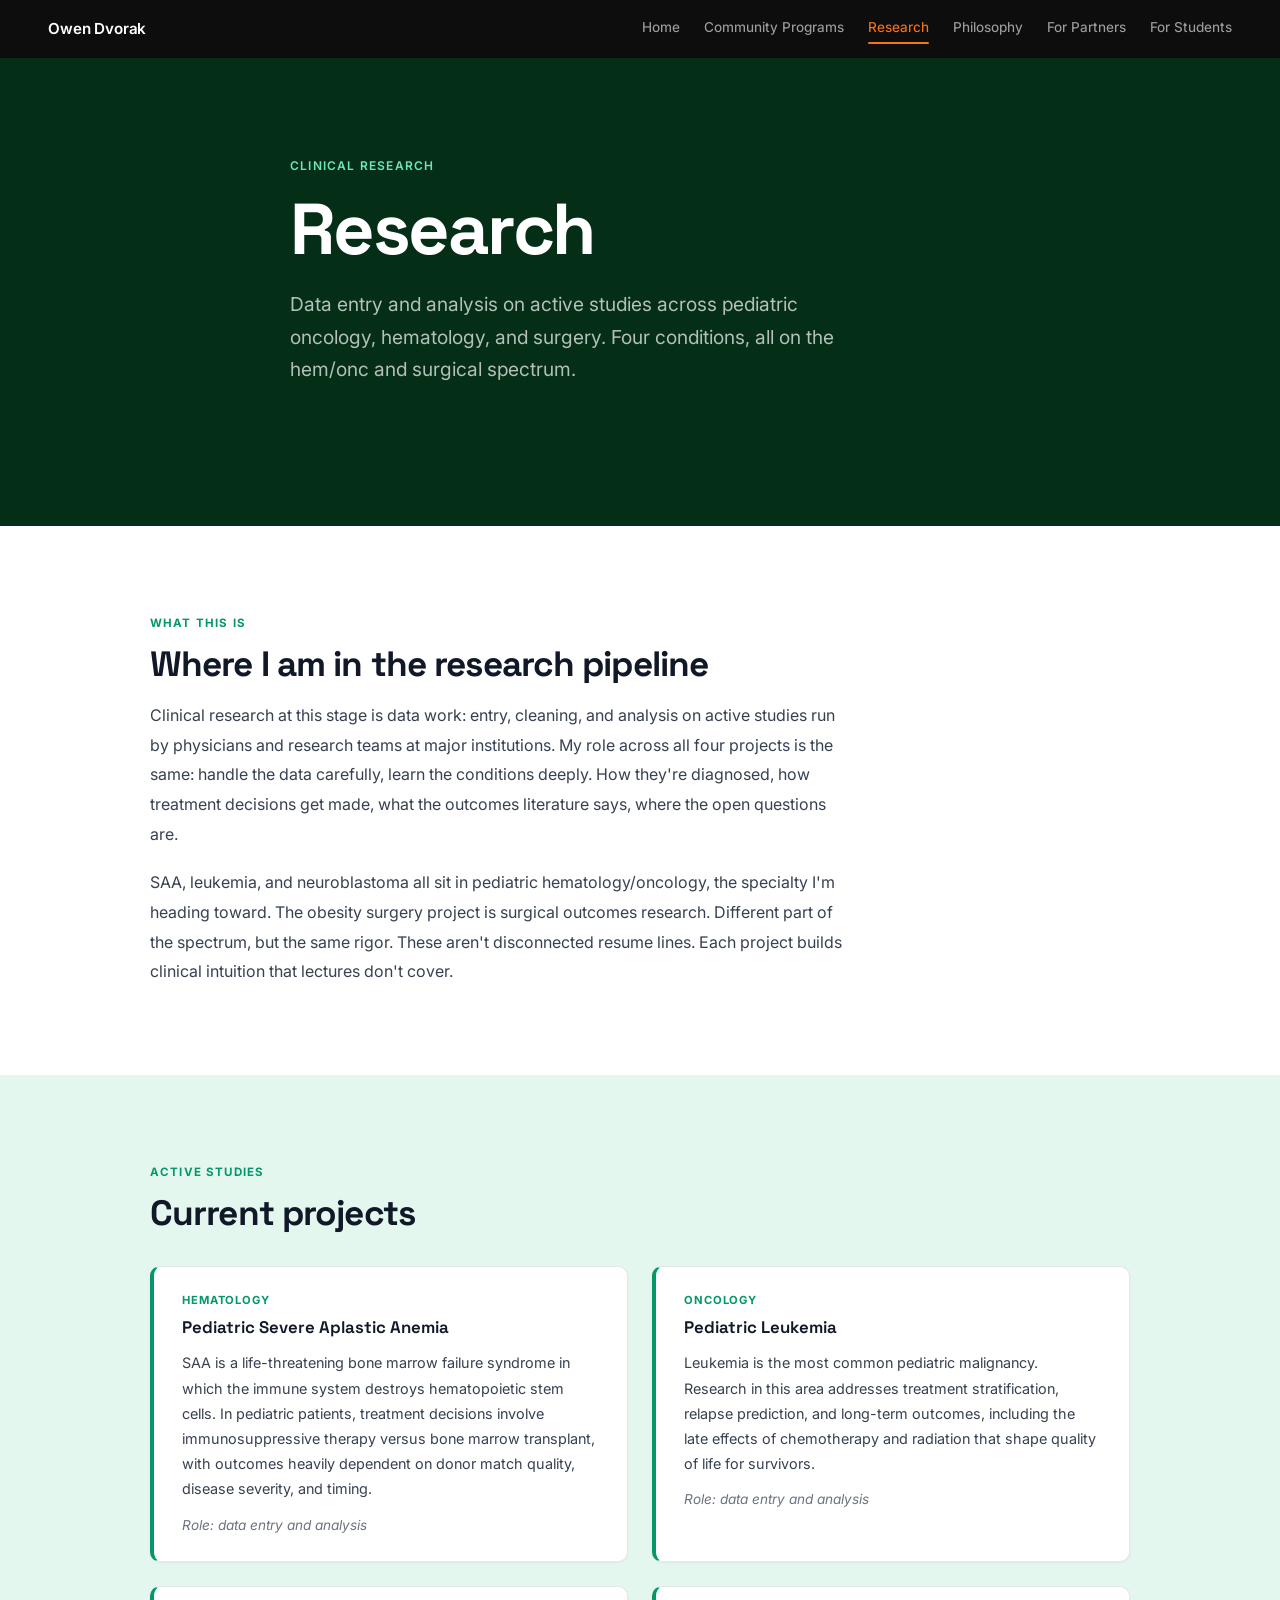
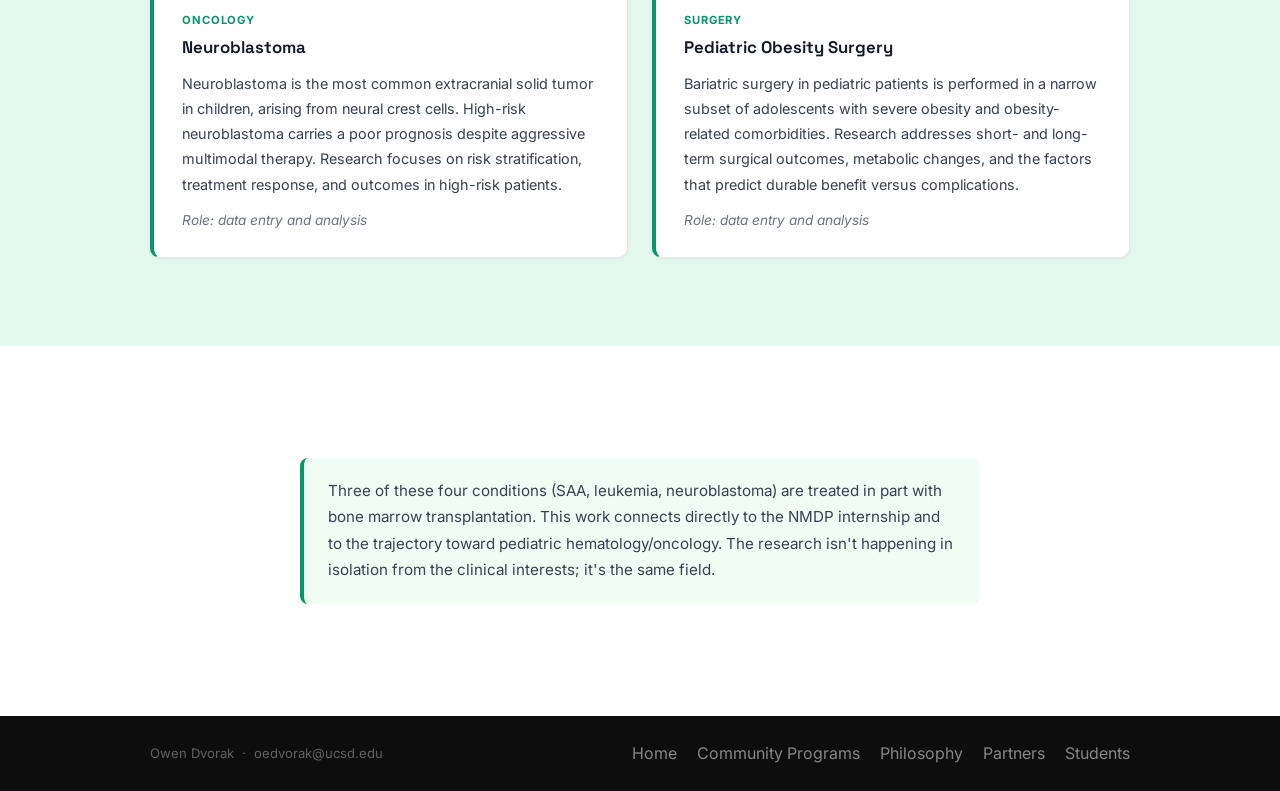
<file: research.html>
<!DOCTYPE html>
<html lang="en">
<head>
    <meta charset="UTF-8">
    <meta name="viewport" content="width=device-width, initial-scale=1.0">
    <title>Research | Owen Dvorak</title>
    <link rel="preconnect" href="https://fonts.googleapis.com">
    <link rel="preconnect" href="https://fonts.gstatic.com" crossorigin>
    <link href="https://fonts.googleapis.com/css2?family=Inter:ital,wght@0,300;0,400;0,500;0,600;0,700;1,400&family=Space+Grotesk:wght@400;500;600;700&display=swap" rel="stylesheet">
    <link rel="stylesheet" href="style.css">
</head>
<body>

<nav class="nav" id="nav">
    <span class="nav-logo">Owen Dvorak</span>
    <div class="nav-links">
        <a href="index.html">Home</a>
        <a href="work.html">Community Programs</a>
        <a href="research.html">Research</a>
        <a href="philosophy.html">Philosophy</a>
        <a href="partners.html">For Partners</a>
        <a href="students.html">For Students</a>
    </div>
</nav>

<!-- Hero -->
<section class="hero hero-research">
    <div class="hero-inner">
        <p class="hero-eyebrow hero-eyebrow-green">Clinical Research</p>
        <h1 class="hero-title">Research</h1>
        <p class="hero-sub">Data entry and analysis on active studies across pediatric oncology, hematology, and surgery. Four conditions, all on the hem/onc and surgical spectrum.</p>
    </div>
</section>

<!-- Framing -->
<section class="section bg-white">
    <div class="container">
        <p class="section-label label-green">What this is</p>
        <h2 class="section-title">Where I am in the research pipeline</h2>
        <div class="prose">
            <p>Clinical research at this stage is data work: entry, cleaning, and analysis on active studies run by physicians and research teams at major institutions. My role across all four projects is the same: handle the data carefully, learn the conditions deeply. How they're diagnosed, how treatment decisions get made, what the outcomes literature says, where the open questions are.</p>
            <p>SAA, leukemia, and neuroblastoma all sit in pediatric hematology/oncology, the specialty I'm heading toward. The obesity surgery project is surgical outcomes research. Different part of the spectrum, but the same rigor. These aren't disconnected resume lines. Each project builds clinical intuition that lectures don't cover.</p>
        </div>
    </div>
</section>

<!-- Research cards -->
<section class="section bg-sage">
    <div class="container">
        <p class="section-label label-green">Active studies</p>
        <h2 class="section-title">Current projects</h2>
        <div class="grid-2" style="margin-top:2rem;">

            <div class="research-card">
                <div class="research-card-label">Hematology</div>
                <div class="research-card-title">Pediatric Severe Aplastic Anemia</div>
                <div class="research-card-body">
                    <p style="margin-bottom:0.75rem;">SAA is a life-threatening bone marrow failure syndrome in which the immune system destroys hematopoietic stem cells. In pediatric patients, treatment decisions involve immunosuppressive therapy versus bone marrow transplant, with outcomes heavily dependent on donor match quality, disease severity, and timing.</p>
                    <p style="font-size:0.85rem; color:var(--text-muted); font-style:italic;">Role: data entry and analysis</p>
                </div>
            </div>

            <div class="research-card">
                <div class="research-card-label">Oncology</div>
                <div class="research-card-title">Pediatric Leukemia</div>
                <div class="research-card-body">
                    <p style="margin-bottom:0.75rem;">Leukemia is the most common pediatric malignancy. Research in this area addresses treatment stratification, relapse prediction, and long-term outcomes, including the late effects of chemotherapy and radiation that shape quality of life for survivors.</p>
                    <p style="font-size:0.85rem; color:var(--text-muted); font-style:italic;">Role: data entry and analysis</p>
                </div>
            </div>

            <div class="research-card">
                <div class="research-card-label">Oncology</div>
                <div class="research-card-title">Neuroblastoma</div>
                <div class="research-card-body">
                    <p style="margin-bottom:0.75rem;">Neuroblastoma is the most common extracranial solid tumor in children, arising from neural crest cells. High-risk neuroblastoma carries a poor prognosis despite aggressive multimodal therapy. Research focuses on risk stratification, treatment response, and outcomes in high-risk patients.</p>
                    <p style="font-size:0.85rem; color:var(--text-muted); font-style:italic;">Role: data entry and analysis</p>
                </div>
            </div>

            <div class="research-card">
                <div class="research-card-label">Surgery</div>
                <div class="research-card-title">Pediatric Obesity Surgery</div>
                <div class="research-card-body">
                    <p style="margin-bottom:0.75rem;">Bariatric surgery in pediatric patients is performed in a narrow subset of adolescents with severe obesity and obesity-related comorbidities. Research addresses short- and long-term surgical outcomes, metabolic changes, and the factors that predict durable benefit versus complications.</p>
                    <p style="font-size:0.85rem; color:var(--text-muted); font-style:italic;">Role: data entry and analysis</p>
                </div>
            </div>

        </div>
    </div>
</section>

<!-- Trajectory note -->
<section class="section bg-white">
    <div class="container" style="max-width:680px;">
        <div class="callout callout-green">
            <p>Three of these four conditions (SAA, leukemia, neuroblastoma) are treated in part with bone marrow transplantation. This work connects directly to the NMDP internship and to the trajectory toward pediatric hematology/oncology. The research isn't happening in isolation from the clinical interests; it's the same field.</p>
        </div>
    </div>
</section>

<footer class="footer">
    <div class="footer-inner">
        <p>Owen Dvorak &nbsp;·&nbsp; oedvorak@ucsd.edu</p>
        <div style="display:flex; gap:1.25rem;">
            <a href="index.html">Home</a>
            <a href="work.html">Community Programs</a>
            <a href="philosophy.html">Philosophy</a>
            <a href="partners.html">Partners</a>
            <a href="students.html">Students</a>
        </div>
    </div>
</footer>

<script>
window.addEventListener('scroll', function(){
    document.getElementById('nav').classList.toggle('nav-scrolled', window.scrollY > 20);
});
document.querySelectorAll('.nav-links a').forEach(function(link){
    if(link.href === window.location.href) link.classList.add('active');
});
</script>
</body>
</html>
</file>
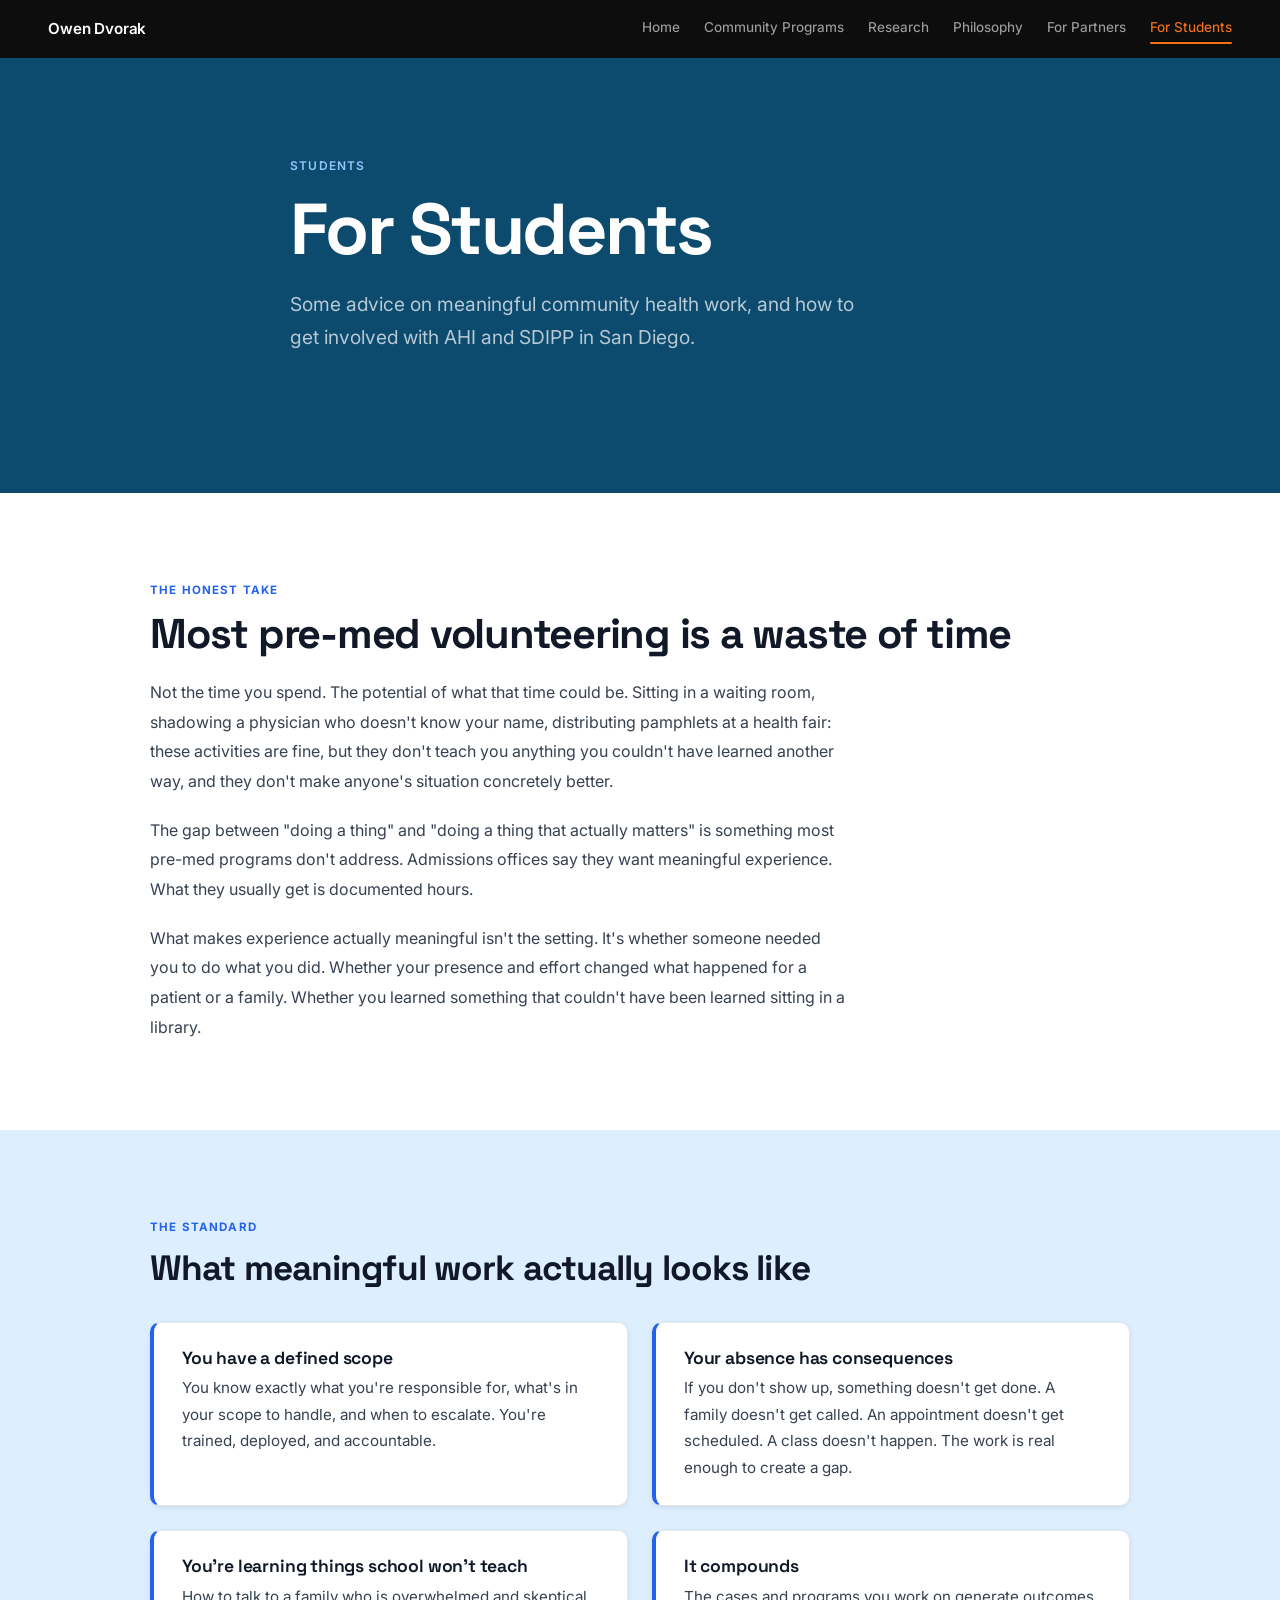
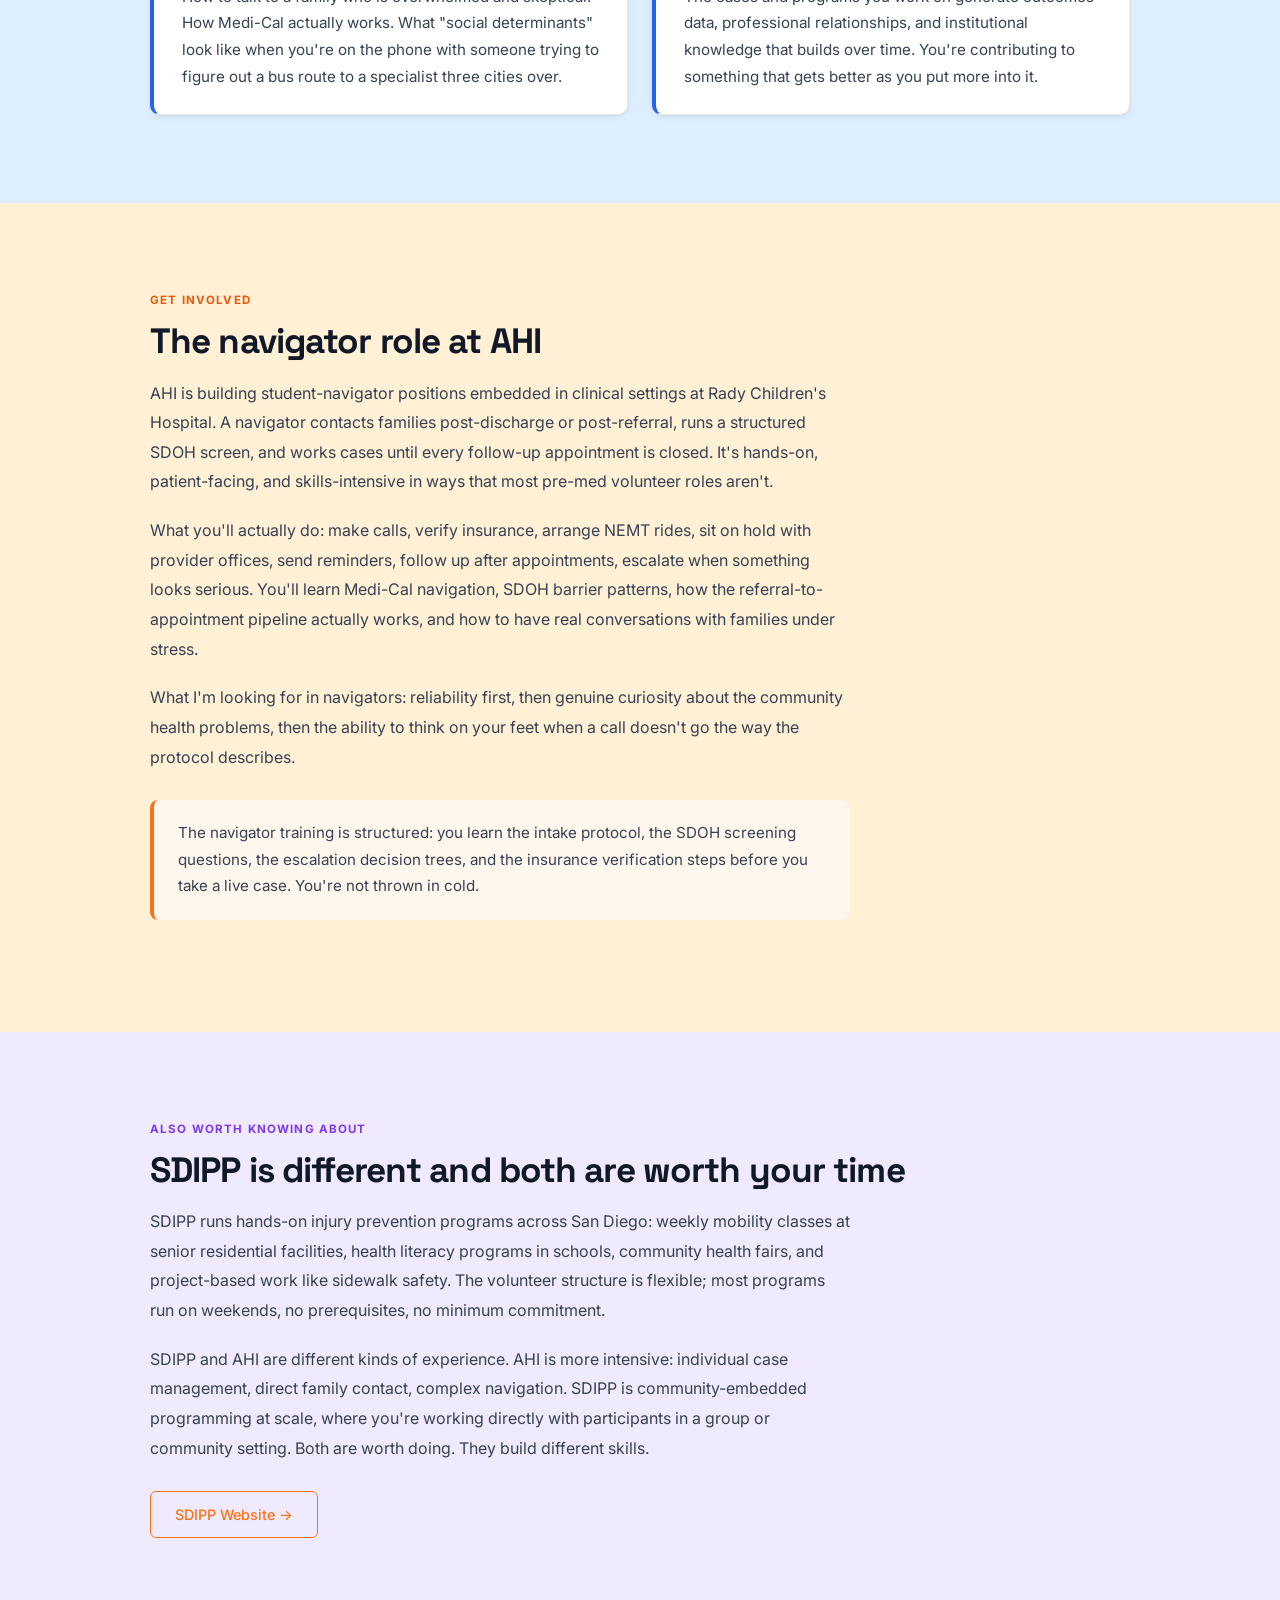
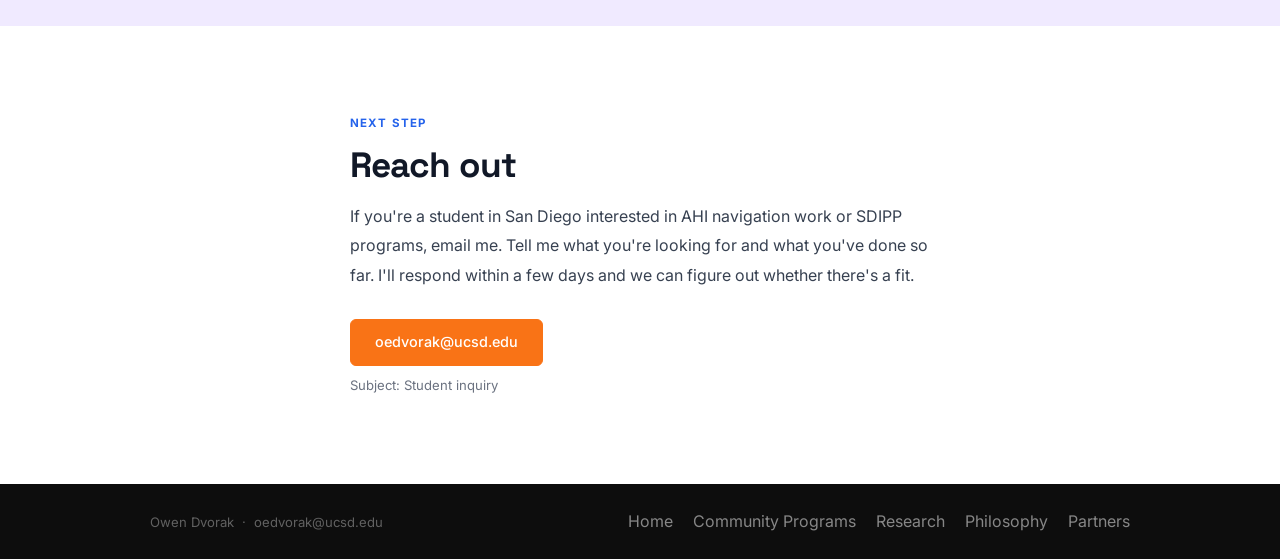
<file: students.html>
<!DOCTYPE html>
<html lang="en">
<head>
    <meta charset="UTF-8">
    <meta name="viewport" content="width=device-width, initial-scale=1.0">
    <title>For Students | Owen Dvorak</title>
    <link rel="preconnect" href="https://fonts.googleapis.com">
    <link rel="preconnect" href="https://fonts.gstatic.com" crossorigin>
    <link href="https://fonts.googleapis.com/css2?family=Inter:ital,wght@0,300;0,400;0,500;0,600;0,700;1,400&family=Space+Grotesk:wght@400;500;600;700&display=swap" rel="stylesheet">
    <link rel="stylesheet" href="style.css">
</head>
<body>

<nav class="nav" id="nav">
    <span class="nav-logo">Owen Dvorak</span>
    <div class="nav-links">
        <a href="index.html">Home</a>
        <a href="work.html">Community Programs</a>
        <a href="research.html">Research</a>
        <a href="philosophy.html">Philosophy</a>
        <a href="partners.html">For Partners</a>
        <a href="students.html">For Students</a>
    </div>
</nav>

<!-- Hero -->
<section class="hero hero-students">
    <div class="hero-inner">
        <p class="hero-eyebrow hero-eyebrow-blue">Students</p>
        <h1 class="hero-title">For Students</h1>
        <p class="hero-sub">Some advice on meaningful community health work, and how to get involved with AHI and SDIPP in San Diego.</p>
    </div>
</section>

<!-- The honest framing -->
<section class="section bg-white">
    <div class="container">
        <p class="section-label label-blue">The honest take</p>
        <h2 class="section-title-lg">Most pre-med volunteering is a waste of time</h2>
        <div class="prose">
            <p>Not the time you spend. The potential of what that time could be. Sitting in a waiting room, shadowing a physician who doesn't know your name, distributing pamphlets at a health fair: these activities are fine, but they don't teach you anything you couldn't have learned another way, and they don't make anyone's situation concretely better.</p>
            <p>The gap between "doing a thing" and "doing a thing that actually matters" is something most pre-med programs don't address. Admissions offices say they want meaningful experience. What they usually get is documented hours.</p>
            <p>What makes experience actually meaningful isn't the setting. It's whether someone needed you to do what you did. Whether your presence and effort changed what happened for a patient or a family. Whether you learned something that couldn't have been learned sitting in a library.</p>
        </div>
    </div>
</section>

<!-- What meaningful looks like -->
<section class="section bg-sky">
    <div class="container">
        <p class="section-label label-blue">The standard</p>
        <h2 class="section-title">What meaningful work actually looks like</h2>
        <div class="grid-2" style="margin-top:2rem; gap:1.5rem;">
            <div class="card card-blue">
                <div class="card-title">You have a defined scope</div>
                <div class="card-body">You know exactly what you're responsible for, what's in your scope to handle, and when to escalate. You're trained, deployed, and accountable.</div>
            </div>
            <div class="card card-blue">
                <div class="card-title">Your absence has consequences</div>
                <div class="card-body">If you don't show up, something doesn't get done. A family doesn't get called. An appointment doesn't get scheduled. A class doesn't happen. The work is real enough to create a gap.</div>
            </div>
            <div class="card card-blue">
                <div class="card-title">You're learning things school won't teach</div>
                <div class="card-body">How to talk to a family who is overwhelmed and skeptical. How Medi-Cal actually works. What "social determinants" look like when you're on the phone with someone trying to figure out a bus route to a specialist three cities over.</div>
            </div>
            <div class="card card-blue">
                <div class="card-title">It compounds</div>
                <div class="card-body">The cases and programs you work on generate outcomes data, professional relationships, and institutional knowledge that builds over time. You're contributing to something that gets better as you put more into it.</div>
            </div>
        </div>
    </div>
</section>

<!-- Get involved: AHI -->
<section class="section bg-warm">
    <div class="container">
        <p class="section-label label-orange">Get involved</p>
        <h2 class="section-title">The navigator role at AHI</h2>
        <div class="prose">
            <p>AHI is building student-navigator positions embedded in clinical settings at Rady Children's Hospital. A navigator contacts families post-discharge or post-referral, runs a structured SDOH screen, and works cases until every follow-up appointment is closed. It's hands-on, patient-facing, and skills-intensive in ways that most pre-med volunteer roles aren't.</p>
            <p>What you'll actually do: make calls, verify insurance, arrange NEMT rides, sit on hold with provider offices, send reminders, follow up after appointments, escalate when something looks serious. You'll learn Medi-Cal navigation, SDOH barrier patterns, how the referral-to-appointment pipeline actually works, and how to have real conversations with families under stress.</p>
            <p>What I'm looking for in navigators: reliability first, then genuine curiosity about the community health problems, then the ability to think on your feet when a call doesn't go the way the protocol describes.</p>
        </div>
        <div class="callout callout-orange" style="margin-top:1.75rem;">
            <p>The navigator training is structured: you learn the intake protocol, the SDOH screening questions, the escalation decision trees, and the insurance verification steps before you take a live case. You're not thrown in cold.</p>
        </div>
    </div>
</section>

<!-- Get involved: SDIPP -->
<section class="section bg-cool">
    <div class="container">
        <p class="section-label label-purple">Also worth knowing about</p>
        <h2 class="section-title">SDIPP is different and both are worth your time</h2>
        <div class="prose">
            <p>SDIPP runs hands-on injury prevention programs across San Diego: weekly mobility classes at senior residential facilities, health literacy programs in schools, community health fairs, and project-based work like sidewalk safety. The volunteer structure is flexible; most programs run on weekends, no prerequisites, no minimum commitment.</p>
            <p>SDIPP and AHI are different kinds of experience. AHI is more intensive: individual case management, direct family contact, complex navigation. SDIPP is community-embedded programming at scale, where you're working directly with participants in a group or community setting. Both are worth doing. They build different skills.</p>
        </div>
        <div style="margin-top:1.75rem;">
            <a href="https://san-diego-injury-prevention-website.vercel.app/" target="_blank" rel="noopener noreferrer" class="btn btn-outline-orange">SDIPP Website →</a>
        </div>
    </div>
</section>

<!-- Contact -->
<section class="section bg-white">
    <div class="container" style="max-width:580px;">
        <p class="section-label label-blue">Next step</p>
        <h2 class="section-title">Reach out</h2>
        <div class="prose">
            <p>If you're a student in San Diego interested in AHI navigation work or SDIPP programs, email me. Tell me what you're looking for and what you've done so far. I'll respond within a few days and we can figure out whether there's a fit.</p>
        </div>
        <div style="margin-top:1.75rem;">
            <a href="mailto:oedvorak@ucsd.edu?subject=Student inquiry" class="btn btn-orange">oedvorak@ucsd.edu</a>
            <span style="display:block; font-size:0.82rem; color:var(--text-muted); margin-top:0.5rem;">Subject: Student inquiry</span>
        </div>
    </div>
</section>

<footer class="footer">
    <div class="footer-inner">
        <p>Owen Dvorak &nbsp;·&nbsp; oedvorak@ucsd.edu</p>
        <div style="display:flex; gap:1.25rem;">
            <a href="index.html">Home</a>
            <a href="work.html">Community Programs</a>
            <a href="research.html">Research</a>
            <a href="philosophy.html">Philosophy</a>
            <a href="partners.html">Partners</a>
        </div>
    </div>
</footer>

<script>
window.addEventListener('scroll', function(){
    document.getElementById('nav').classList.toggle('nav-scrolled', window.scrollY > 20);
});
document.querySelectorAll('.nav-links a').forEach(function(link){
    if(link.href === window.location.href) link.classList.add('active');
});
</script>
</body>
</html>
</file>
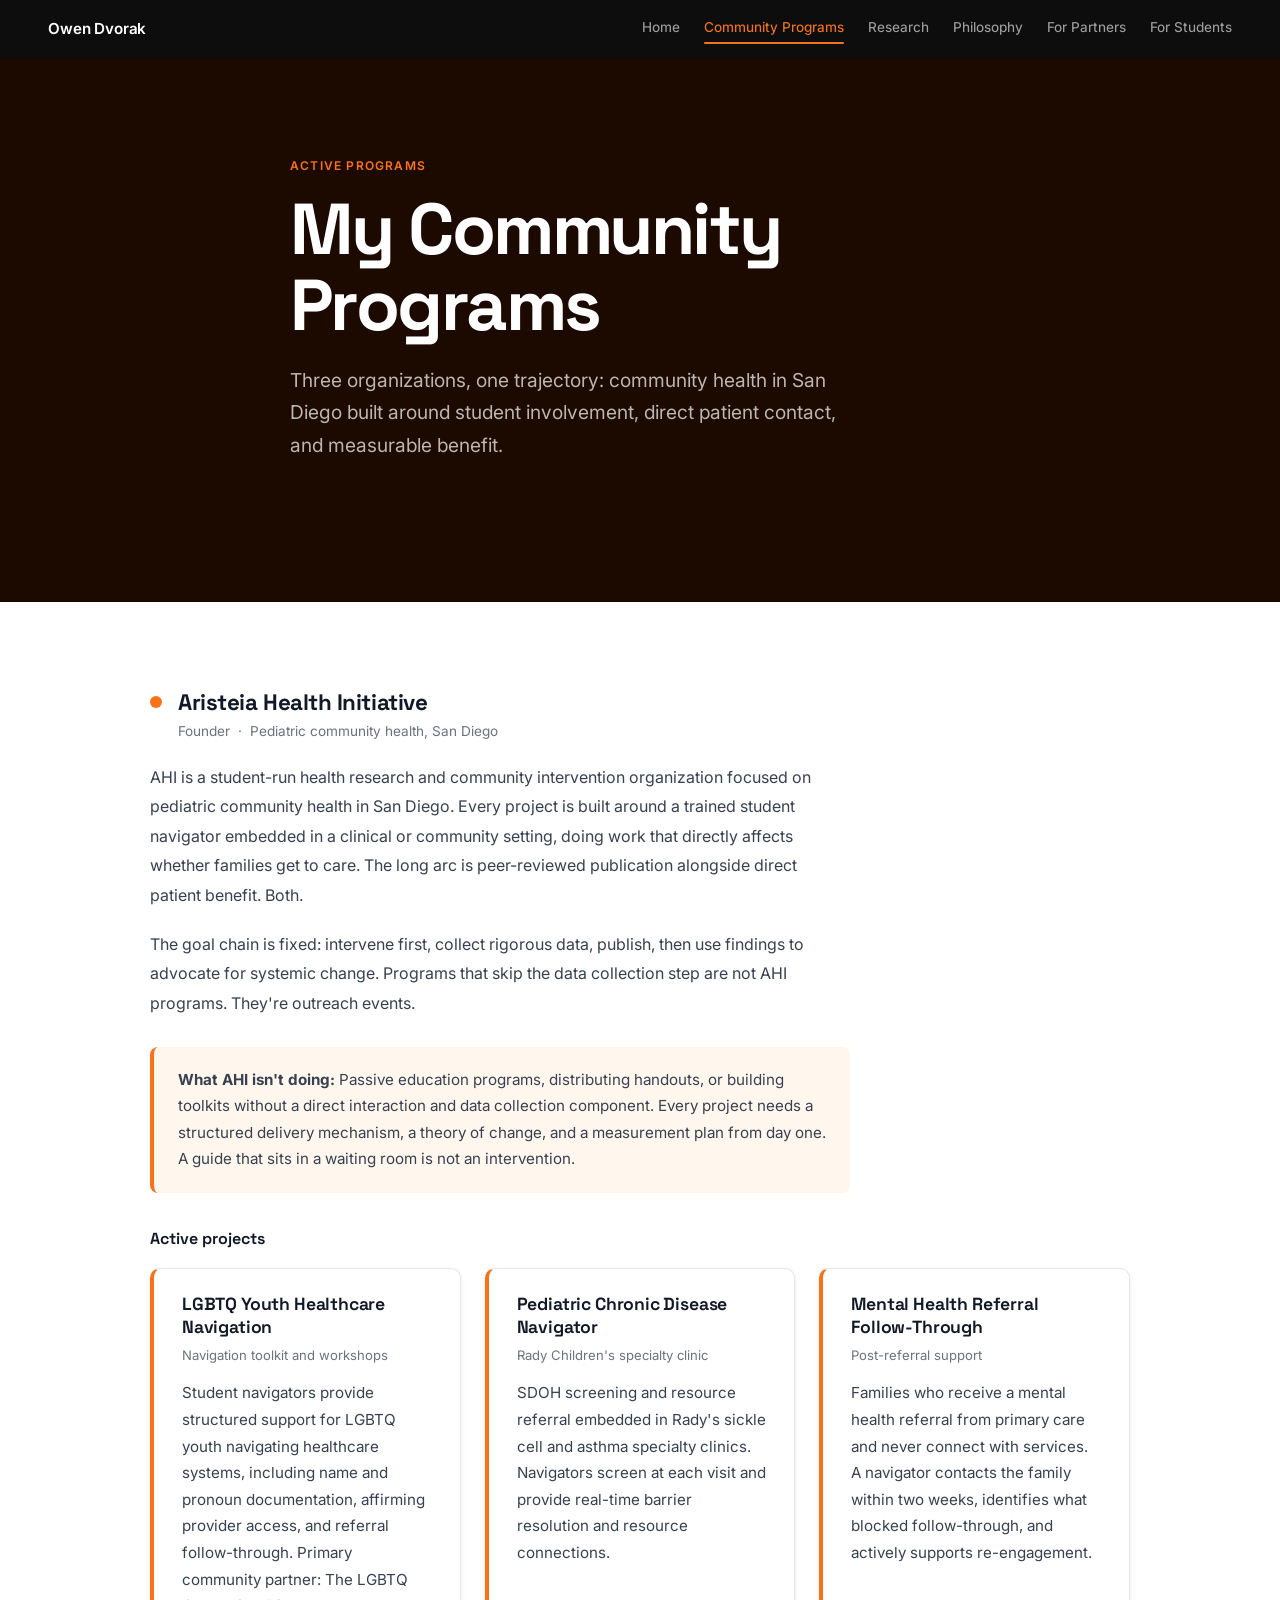
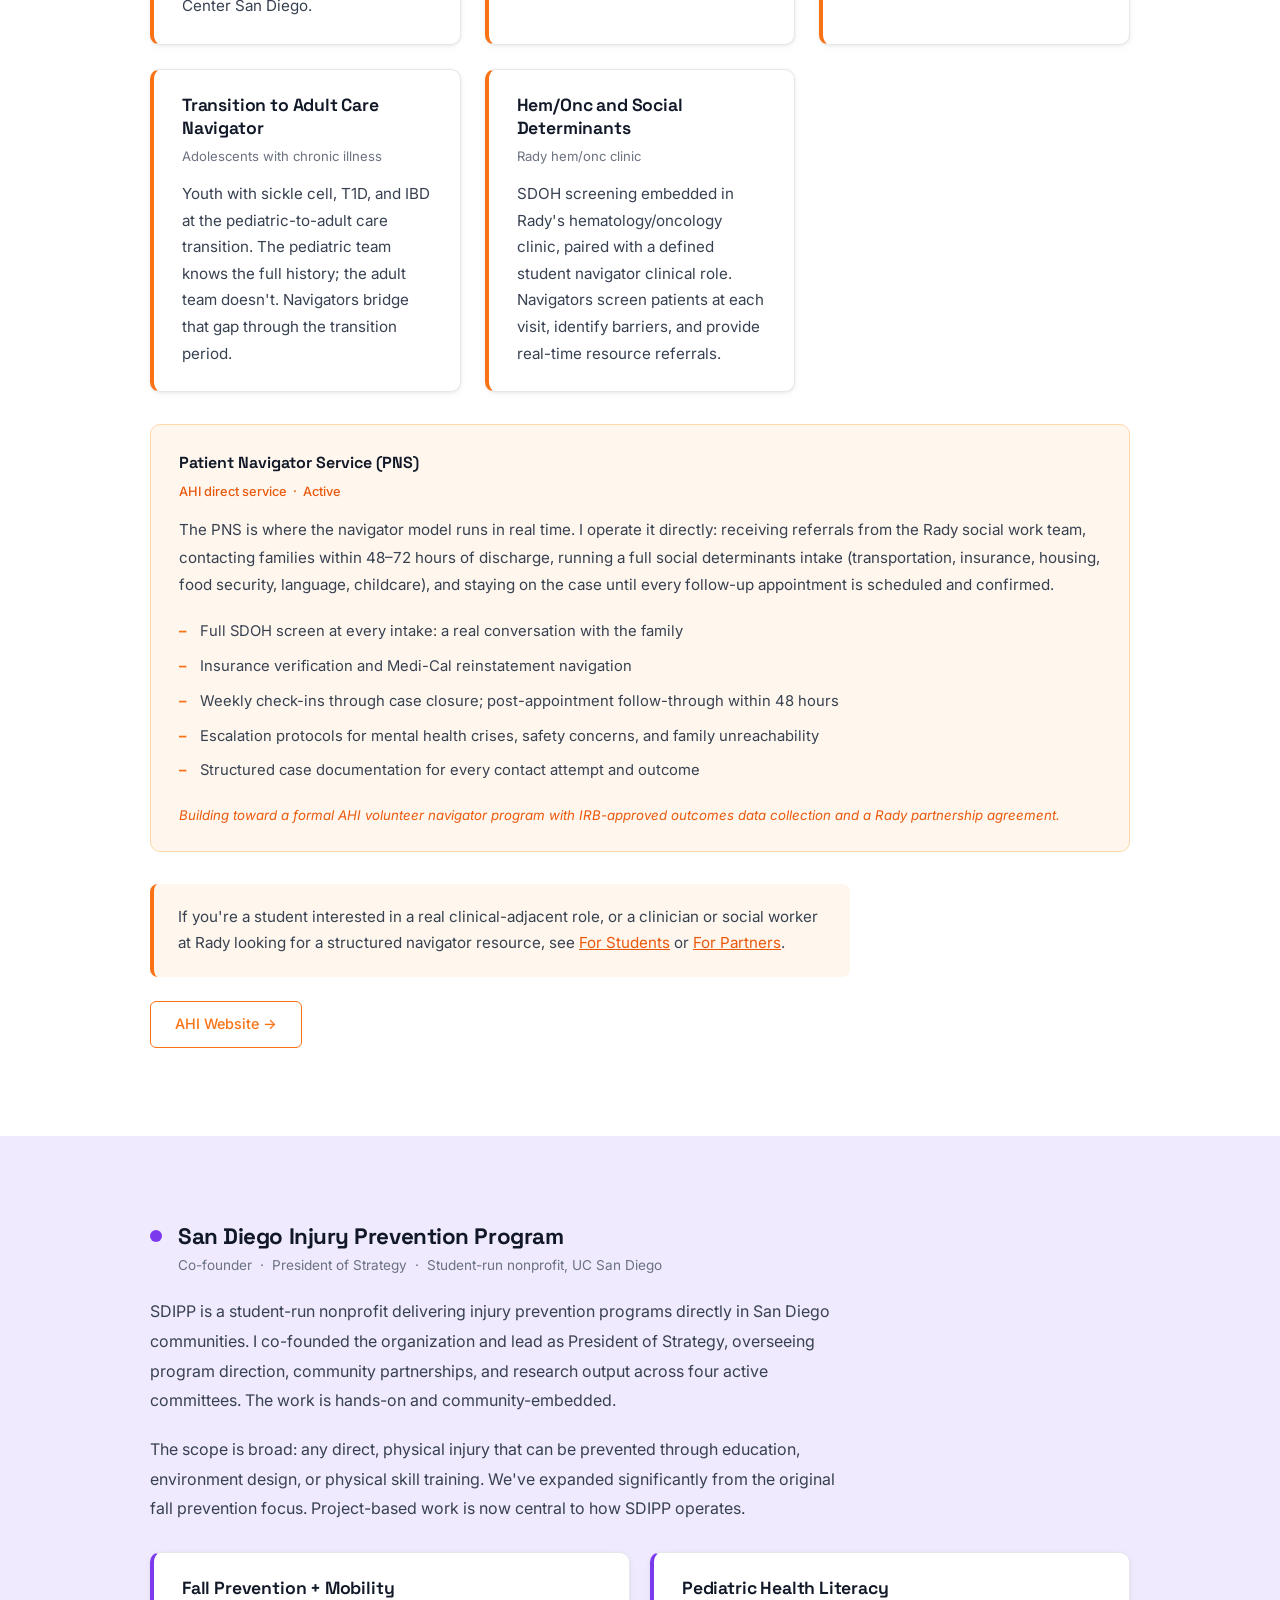
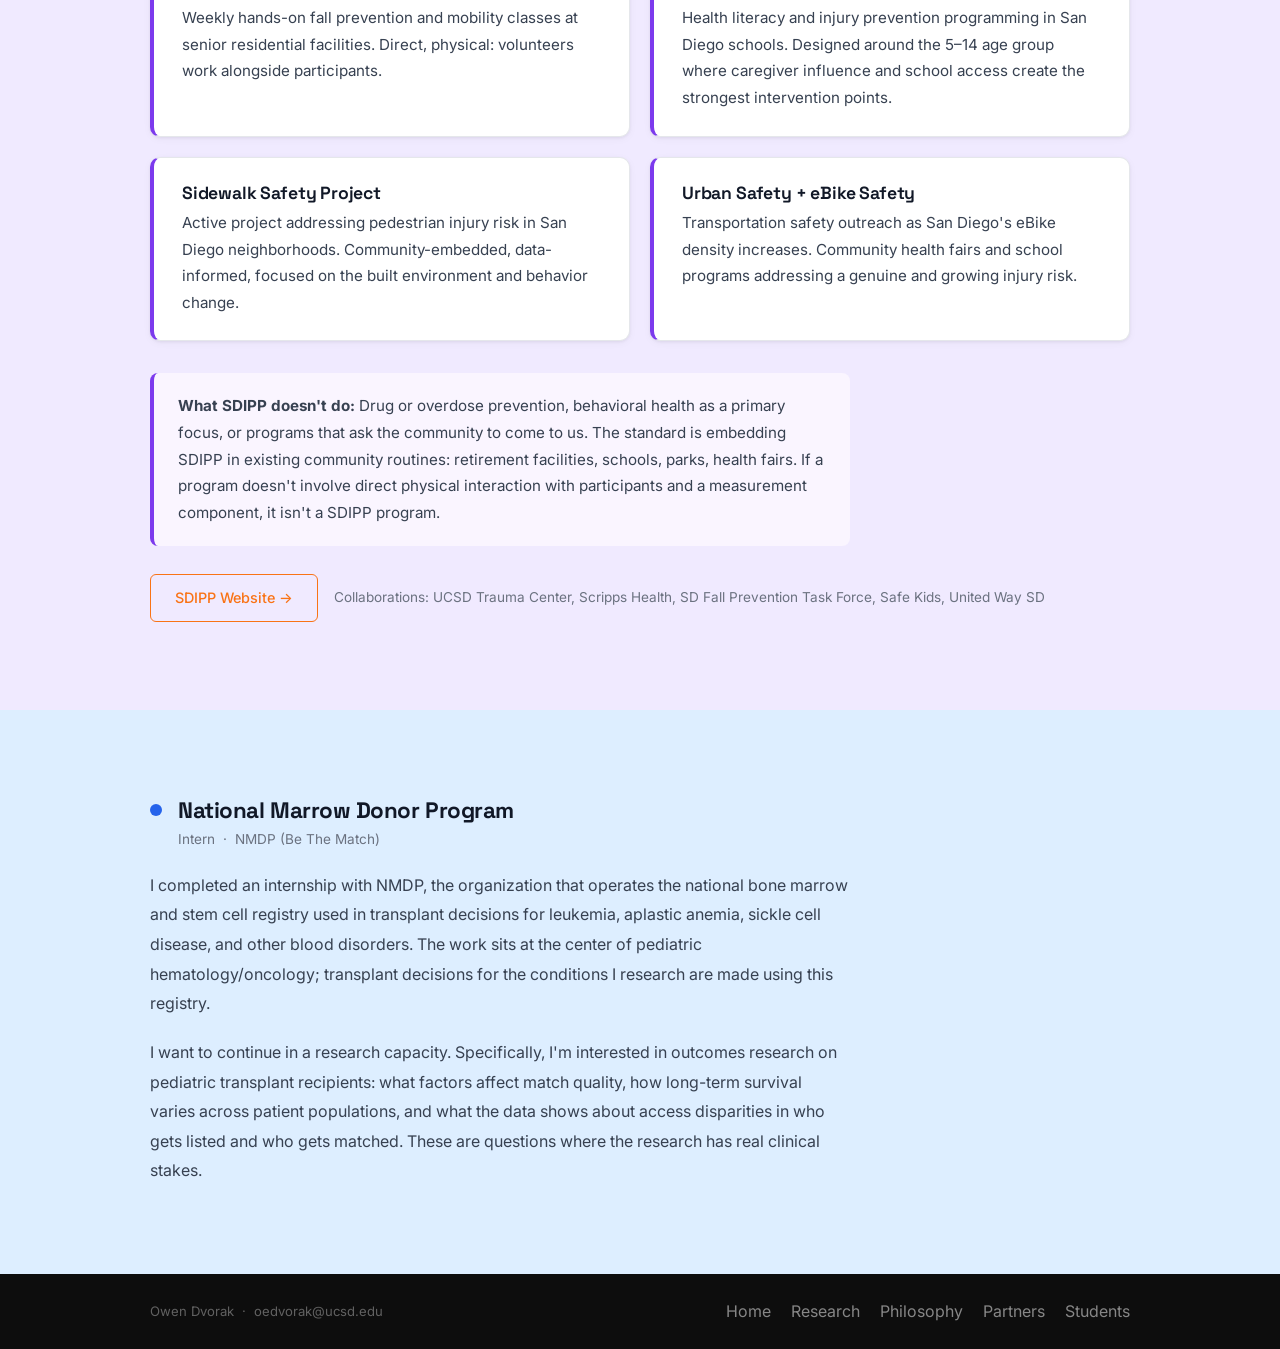
<file: work.html>
<!DOCTYPE html>
<html lang="en">
<head>
    <meta charset="UTF-8">
    <meta name="viewport" content="width=device-width, initial-scale=1.0">
    <title>Community Programs | Owen Dvorak</title>
    <link rel="preconnect" href="https://fonts.googleapis.com">
    <link rel="preconnect" href="https://fonts.gstatic.com" crossorigin>
    <link href="https://fonts.googleapis.com/css2?family=Inter:ital,wght@0,300;0,400;0,500;0,600;0,700;1,400&family=Space+Grotesk:wght@400;500;600;700&display=swap" rel="stylesheet">
    <link rel="stylesheet" href="style.css">
</head>
<body>

<nav class="nav" id="nav">
    <span class="nav-logo">Owen Dvorak</span>
    <div class="nav-links">
        <a href="index.html">Home</a>
        <a href="work.html">Community Programs</a>
        <a href="research.html">Research</a>
        <a href="philosophy.html">Philosophy</a>
        <a href="partners.html">For Partners</a>
        <a href="students.html">For Students</a>
    </div>
</nav>

<!-- Hero -->
<section class="hero hero-work">
    <div class="hero-inner">
        <p class="hero-eyebrow hero-eyebrow-orange">Active programs</p>
        <h1 class="hero-title">My Community Programs</h1>
        <p class="hero-sub">Three organizations, one trajectory: community health in San Diego built around student involvement, direct patient contact, and measurable benefit.</p>
    </div>
</section>

<!-- AHI -->
<section class="section bg-white" id="ahi">
    <div class="container">
        <div class="work-block">
            <div class="work-block-header">
                <div class="work-block-dot dot-orange"></div>
                <div>
                    <div class="work-block-heading">Aristeia Health Initiative</div>
                    <div class="work-block-sub">Founder &nbsp;·&nbsp; Pediatric community health, San Diego</div>
                </div>
            </div>

            <div class="prose">
                <p>AHI is a student-run health research and community intervention organization focused on pediatric community health in San Diego. Every project is built around a trained student navigator embedded in a clinical or community setting, doing work that directly affects whether families get to care. The long arc is peer-reviewed publication alongside direct patient benefit. Both.</p>
                <p>The goal chain is fixed: intervene first, collect rigorous data, publish, then use findings to advocate for systemic change. Programs that skip the data collection step are not AHI programs. They're outreach events.</p>
            </div>

            <div class="callout callout-orange" style="margin-top:1.75rem;">
                <p><strong>What AHI isn't doing:</strong> Passive education programs, distributing handouts, or building toolkits without a direct interaction and data collection component. Every project needs a structured delivery mechanism, a theory of change, and a measurement plan from day one. A guide that sits in a waiting room is not an intervention.</p>
            </div>

            <h3 style="font-size:1rem; font-weight:650; margin:2rem 0 1rem; color:var(--text);">Active projects</h3>
            <div class="grid-auto">
                <div class="card card-orange">
                    <div class="card-title">LGBTQ Youth Healthcare Navigation</div>
                    <div class="card-meta">Navigation toolkit and workshops</div>
                    <div class="card-body">Student navigators provide structured support for LGBTQ youth navigating healthcare systems, including name and pronoun documentation, affirming provider access, and referral follow-through. Primary community partner: The LGBTQ Center San Diego.</div>
                </div>
                <div class="card card-orange">
                    <div class="card-title">Pediatric Chronic Disease Navigator</div>
                    <div class="card-meta">Rady Children's specialty clinic</div>
                    <div class="card-body">SDOH screening and resource referral embedded in Rady's sickle cell and asthma specialty clinics. Navigators screen at each visit and provide real-time barrier resolution and resource connections.</div>
                </div>
                <div class="card card-orange">
                    <div class="card-title">Mental Health Referral Follow-Through</div>
                    <div class="card-meta">Post-referral support</div>
                    <div class="card-body">Families who receive a mental health referral from primary care and never connect with services. A navigator contacts the family within two weeks, identifies what blocked follow-through, and actively supports re-engagement.</div>
                </div>
                <div class="card card-orange">
                    <div class="card-title">Transition to Adult Care Navigator</div>
                    <div class="card-meta">Adolescents with chronic illness</div>
                    <div class="card-body">Youth with sickle cell, T1D, and IBD at the pediatric-to-adult care transition. The pediatric team knows the full history; the adult team doesn't. Navigators bridge that gap through the transition period.</div>
                </div>
                <div class="card card-orange">
                    <div class="card-title">Hem/Onc and Social Determinants</div>
                    <div class="card-meta">Rady hem/onc clinic</div>
                    <div class="card-body">SDOH screening embedded in Rady's hematology/oncology clinic, paired with a defined student navigator clinical role. Navigators screen patients at each visit, identify barriers, and provide real-time resource referrals.</div>
                </div>
            </div>

            <!-- PNS subsection -->
            <div class="subsection" id="pns">
                <div class="subsection-title">Patient Navigator Service (PNS)</div>
                <div class="subsection-meta">AHI direct service &nbsp;·&nbsp; Active</div>
                <div class="card-body" style="margin-bottom:1rem;">
                    <p style="font-size:0.95rem; line-height:1.8; color:var(--text-soft); margin-bottom:1rem;">The PNS is where the navigator model runs in real time. I operate it directly: receiving referrals from the Rady social work team, contacting families within 48–72 hours of discharge, running a full social determinants intake (transportation, insurance, housing, food security, language, childcare), and staying on the case until every follow-up appointment is scheduled and confirmed.</p>
                    <ul class="bullet-list bullet-orange">
                        <li>Full SDOH screen at every intake: a real conversation with the family</li>
                        <li>Insurance verification and Medi-Cal reinstatement navigation</li>
                        <li>Weekly check-ins through case closure; post-appointment follow-through within 48 hours</li>
                        <li>Escalation protocols for mental health crises, safety concerns, and family unreachability</li>
                        <li>Structured case documentation for every contact attempt and outcome</li>
                    </ul>
                </div>
                <p style="font-size:0.83rem; color:var(--orange-dark); font-style:italic;">Building toward a formal AHI volunteer navigator program with IRB-approved outcomes data collection and a Rady partnership agreement.</p>
            </div>

            <div class="callout callout-orange" style="margin-top:2rem;">
                <p>If you're a student interested in a real clinical-adjacent role, or a clinician or social worker at Rady looking for a structured navigator resource, see <a href="students.html" style="color:var(--orange-dark); text-decoration:underline;">For Students</a> or <a href="partners.html" style="color:var(--orange-dark); text-decoration:underline;">For Partners</a>.</p>
            </div>
            <div style="margin-top:1.25rem;">
                <a href="https://aristeiahealth.notion.site/?pvs=74" target="_blank" rel="noopener noreferrer" class="btn btn-outline-orange">AHI Website →</a>
            </div>
        </div>
    </div>
</section>

<!-- SDIPP -->
<section class="section bg-cool" id="sdipp">
    <div class="container">
        <div class="work-block">
            <div class="work-block-header">
                <div class="work-block-dot dot-purple"></div>
                <div>
                    <div class="work-block-heading">San Diego Injury Prevention Program</div>
                    <div class="work-block-sub">Co-founder &nbsp;·&nbsp; President of Strategy &nbsp;·&nbsp; Student-run nonprofit, UC San Diego</div>
                </div>
            </div>

            <div class="prose">
                <p>SDIPP is a student-run nonprofit delivering injury prevention programs directly in San Diego communities. I co-founded the organization and lead as President of Strategy, overseeing program direction, community partnerships, and research output across four active committees. The work is hands-on and community-embedded.</p>
                <p>The scope is broad: any direct, physical injury that can be prevented through education, environment design, or physical skill training. We've expanded significantly from the original fall prevention focus. Project-based work is now central to how SDIPP operates.</p>
            </div>

            <div style="margin-top:1.75rem;">
                <div class="grid-2" style="gap:1.25rem;">
                    <div class="card card-purple">
                        <div class="card-title">Fall Prevention + Mobility</div>
                        <div class="card-body">Weekly hands-on fall prevention and mobility classes at senior residential facilities. Direct, physical: volunteers work alongside participants.</div>
                    </div>
                    <div class="card card-purple">
                        <div class="card-title">Pediatric Health Literacy</div>
                        <div class="card-body">Health literacy and injury prevention programming in San Diego schools. Designed around the 5–14 age group where caregiver influence and school access create the strongest intervention points.</div>
                    </div>
                    <div class="card card-purple">
                        <div class="card-title">Sidewalk Safety Project</div>
                        <div class="card-body">Active project addressing pedestrian injury risk in San Diego neighborhoods. Community-embedded, data-informed, focused on the built environment and behavior change.</div>
                    </div>
                    <div class="card card-purple">
                        <div class="card-title">Urban Safety + eBike Safety</div>
                        <div class="card-body">Transportation safety outreach as San Diego's eBike density increases. Community health fairs and school programs addressing a genuine and growing injury risk.</div>
                    </div>
                </div>
            </div>

            <div class="callout callout-purple" style="margin-top:2rem;">
                <p><strong>What SDIPP doesn't do:</strong> Drug or overdose prevention, behavioral health as a primary focus, or programs that ask the community to come to us. The standard is embedding SDIPP in existing community routines: retirement facilities, schools, parks, health fairs. If a program doesn't involve direct physical interaction with participants and a measurement component, it isn't a SDIPP program.</p>
            </div>

            <div style="margin-top:1.75rem; display:flex; gap:1rem; flex-wrap:wrap; align-items:center;">
                <a href="https://san-diego-injury-prevention-website.vercel.app/" target="_blank" rel="noopener noreferrer" class="btn btn-outline-orange">SDIPP Website →</a>
                <span style="font-size:0.85rem; color:var(--text-muted);">Collaborations: UCSD Trauma Center, Scripps Health, SD Fall Prevention Task Force, Safe Kids, United Way SD</span>
            </div>
        </div>
    </div>
</section>

<!-- NMDP -->
<section class="section bg-sky" id="nmdp">
    <div class="container">
        <div class="work-block">
            <div class="work-block-header">
                <div class="work-block-dot dot-blue"></div>
                <div>
                    <div class="work-block-heading">National Marrow Donor Program</div>
                    <div class="work-block-sub">Intern &nbsp;·&nbsp; NMDP (Be The Match)</div>
                </div>
            </div>

            <div class="prose">
                <p>I completed an internship with NMDP, the organization that operates the national bone marrow and stem cell registry used in transplant decisions for leukemia, aplastic anemia, sickle cell disease, and other blood disorders. The work sits at the center of pediatric hematology/oncology; transplant decisions for the conditions I research are made using this registry.</p>
                <p>I want to continue in a research capacity. Specifically, I'm interested in outcomes research on pediatric transplant recipients: what factors affect match quality, how long-term survival varies across patient populations, and what the data shows about access disparities in who gets listed and who gets matched. These are questions where the research has real clinical stakes.</p>
            </div>
        </div>
    </div>
</section>

<footer class="footer">
    <div class="footer-inner">
        <p>Owen Dvorak &nbsp;·&nbsp; oedvorak@ucsd.edu</p>
        <div style="display:flex; gap:1.25rem;">
            <a href="index.html">Home</a>
            <a href="research.html">Research</a>
            <a href="philosophy.html">Philosophy</a>
            <a href="partners.html">Partners</a>
            <a href="students.html">Students</a>
        </div>
    </div>
</footer>

<script>
window.addEventListener('scroll', function(){
    document.getElementById('nav').classList.toggle('nav-scrolled', window.scrollY > 20);
});
document.querySelectorAll('.nav-links a').forEach(function(link){
    if(link.href === window.location.href) link.classList.add('active');
});
</script>
</body>
</html>
</file>
<file: style.css>
/* =============================================
   Owen Dvorak — Personal Website
   Shared Stylesheet
   ============================================= */

:root {
    /* Core palette */
    --black:         #0d0d0d;
    --charcoal:      #111111;
    --orange:        #f97316;
    --orange-dark:   #ea580c;
    --orange-pale:   #fff7ed;
    --orange-light:  #fed7aa;
    --purple:        #7c3aed;
    --purple-dark:   #6d28d9;
    --purple-pale:   #faf5ff;
    --purple-light:  #ede9fe;
    --green:         #059669;
    --green-dark:    #047857;
    --green-pale:    #f0fdf4;
    --green-light:   #d1fae5;
    --blue:          #2563eb;
    --blue-dark:     #1d4ed8;
    --blue-pale:     #eff6ff;
    --blue-light:    #dbeafe;
    --white:         #ffffff;
    --gray-50:       #f9fafb;
    --gray-100:      #f3f4f6;
    --text:          #111827;
    --text-soft:     #374151;
    --text-muted:    #6b7280;
    --border:        #e5e7eb;

    /* Page-specific hero backgrounds */
    --hero-home:        #0d0d0d;
    --hero-work:        #1c0a00;
    --hero-research:    #052e16;
    --hero-philosophy:  #1e1b4b;
    --hero-partners:    #431407;
    --hero-students:    #0c4a6e;
}

/* ---- Reset ---- */
*, *::before, *::after { box-sizing: border-box; margin: 0; padding: 0; }
html { scroll-behavior: smooth; font-size: 16px; }
body {
    font-family: 'Inter', -apple-system, BlinkMacSystemFont, 'Segoe UI', sans-serif;
    line-height: 1.7;
    color: var(--text);
    background: var(--white);
    -webkit-font-smoothing: antialiased;
}
a { color: inherit; text-decoration: none; }
ul { list-style: none; }

/* ---- Heading font ---- */
h1, h2, h3,
.hero-title, .section-title, .section-title-lg,
.card-title, .work-block-heading, .research-card-title,
.portal-title, .subsection-title, .philosophy-block h3 {
    font-family: 'Space Grotesk', 'Inter', -apple-system, sans-serif;
}

/* ---- Navigation ---- */
.nav {
    position: fixed;
    top: 0; left: 0; right: 0;
    z-index: 300;
    height: 58px;
    display: flex;
    align-items: center;
    justify-content: space-between;
    padding: 0 2rem;
    background: var(--black);
    transition: box-shadow 0.25s;
}
.nav-scrolled { box-shadow: 0 2px 20px rgba(0,0,0,0.4); }
.nav-logo {
    font-size: 0.95rem;
    font-weight: 600;
    color: #fff;
    letter-spacing: -0.01em;
    white-space: nowrap;
}
.nav-links {
    display: flex;
    gap: 1.5rem;
    align-items: center;
}
.nav-links a {
    font-size: 0.85rem;
    font-weight: 450;
    color: rgba(255,255,255,0.6);
    transition: color 0.15s;
    position: relative;
    padding-bottom: 2px;
}
.nav-links a:hover,
.nav-links a.active {
    color: var(--orange);
}
.nav-links a.active::after {
    content: '';
    position: absolute;
    bottom: -2px;
    left: 0; right: 0;
    height: 2px;
    background: var(--orange);
    border-radius: 1px;
}

/* ---- Hero variants ---- */
.hero {
    padding: 144px 2rem 96px;
    position: relative;
    overflow: hidden;
}
.hero-home     { background: linear-gradient(135deg, #0a1628 0%, #0a3d3d 45%, #1a0a35 100%); }
.hero-work     { background: var(--hero-work); }
.hero-research { background: var(--hero-research); }
.hero-philosophy { background: var(--hero-philosophy); }
.hero-partners { background: var(--hero-partners); }
.hero-students { background: var(--hero-students); }

.hero-inner { max-width: 700px; margin: 0 auto; }
.hero-center { text-align: center; margin: 0 auto; }

.hero-eyebrow {
    font-size: 0.75rem;
    font-weight: 600;
    letter-spacing: 0.1em;
    text-transform: uppercase;
    margin-bottom: 1rem;
}
.hero-eyebrow-orange { color: var(--orange); }
.hero-eyebrow-green  { color: #6ee7b7; }
.hero-eyebrow-purple { color: #c4b5fd; }
.hero-eyebrow-amber  { color: #fcd34d; }
.hero-eyebrow-blue   { color: #93c5fd; }

.hero-title {
    font-size: clamp(2.8rem, 7vw, 4.5rem);
    font-weight: 700;
    letter-spacing: -0.035em;
    line-height: 1.05;
    color: #ffffff;
    margin-bottom: 1.25rem;
}
.hero-title span { color: var(--orange); }

.hero-sub {
    font-size: clamp(1rem, 2.5vw, 1.2rem);
    line-height: 1.7;
    color: rgba(255,255,255,0.7);
    max-width: 580px;
    margin-bottom: 2rem;
}
.hero-center .hero-sub { margin-left: auto; margin-right: auto; }

.hero-ctas {
    display: flex;
    gap: 0.875rem;
    flex-wrap: wrap;
}
.hero-center .hero-ctas { justify-content: center; }

/* ---- Hero split (home page) ---- */
.hero-split-wrapper {
    display: flex;
    align-items: center;
    gap: 4rem;
    max-width: 1020px;
    margin: 0 auto;
}
.hero-split-wrapper .hero-inner {
    flex: 1;
    max-width: 560px;
    margin: 0;
    text-align: left;
}
.hero-split-wrapper .hero-ctas { justify-content: flex-start; }
.hero-portrait {
    flex-shrink: 0;
    width: 270px;
    border-radius: 16px;
    overflow: hidden;
    box-shadow: 0 24px 64px rgba(0,0,0,0.65), 0 0 0 1px rgba(255,255,255,0.07);
}
.hero-portrait img {
    width: 100%;
    height: auto;
    display: block;
}

/* ---- Buttons ---- */
.btn {
    display: inline-block;
    padding: 0.65rem 1.5rem;
    border-radius: 6px;
    font-size: 0.9rem;
    font-weight: 500;
    border: 1.5px solid transparent;
    cursor: pointer;
    transition: background 0.15s, border-color 0.15s, color 0.15s;
    text-decoration: none;
}
.btn-orange        { background: var(--orange); color: #fff; border-color: var(--orange); }
.btn-orange:hover  { background: var(--orange-dark); border-color: var(--orange-dark); }
.btn-outline-white { background: transparent; color: rgba(255,255,255,0.88); border-color: rgba(255,255,255,0.3); }
.btn-outline-white:hover { background: rgba(255,255,255,0.1); }
.btn-outline-orange { background: transparent; color: var(--orange); border-color: var(--orange); }
.btn-outline-orange:hover { background: var(--orange); color: #fff; }

/* ---- Layout ---- */
.container { max-width: 980px; margin: 0 auto; }
.section { padding: 80px 2rem; }
.section-tight { padding: 56px 2rem; }

/* Section background alternation */
.bg-white   { background: var(--white); }
.bg-warm    { background: #fff0d6; }
.bg-cool    { background: #f0eaff; }
.bg-sage    { background: #e4f7ee; }
.bg-sky     { background: #ddeeff; }
.bg-light   { background: var(--gray-50); }
.bg-dark    { background: var(--black); color: #fff; }
.bg-charcoal { background: #1a1a1a; color: #fff; }

/* ---- Typography ---- */
.section-label {
    font-size: 0.72rem;
    font-weight: 700;
    letter-spacing: 0.1em;
    text-transform: uppercase;
    margin-bottom: 0.6rem;
}
.label-orange { color: var(--orange-dark); }
.label-purple { color: var(--purple); }
.label-green  { color: var(--green); }
.label-blue   { color: var(--blue); }

.section-title {
    font-size: clamp(1.6rem, 3.5vw, 2.2rem);
    font-weight: 700;
    letter-spacing: -0.025em;
    line-height: 1.2;
    margin-bottom: 1rem;
}
.section-title-lg {
    font-size: clamp(1.8rem, 4vw, 2.6rem);
    font-weight: 700;
    letter-spacing: -0.03em;
    line-height: 1.15;
    margin-bottom: 1.25rem;
}
.section-intro {
    font-size: 1.05rem;
    line-height: 1.85;
    color: var(--text-soft);
    max-width: 680px;
    margin-bottom: 2.5rem;
}
.prose p {
    font-size: 1rem;
    line-height: 1.85;
    color: var(--text-soft);
    max-width: 700px;
    margin-bottom: 1.2rem;
}
.prose p:last-child { margin-bottom: 0; }

/* ---- Cards ---- */
.card {
    background: var(--white);
    border: 1px solid var(--border);
    border-radius: 10px;
    padding: 1.5rem 1.75rem;
    box-shadow: 0 1px 3px rgba(0,0,0,0.06), 0 2px 8px rgba(0,0,0,0.04);
    transition: box-shadow 0.2s, transform 0.2s;
}
.card:hover {
    box-shadow: 0 4px 16px rgba(0,0,0,0.10), 0 8px 24px rgba(0,0,0,0.06);
    transform: translateY(-2px);
}
.card-orange { border-left: 4px solid var(--orange); }
.card-purple { border-left: 4px solid var(--purple); }
.card-green  { border-left: 4px solid var(--green); }
.card-blue   { border-left: 4px solid var(--blue); }

.card-title {
    font-size: 1.1rem;
    font-weight: 650;
    letter-spacing: -0.01em;
    color: var(--text);
    margin-bottom: 0.35rem;
    line-height: 1.3;
}
.card-meta {
    font-size: 0.82rem;
    color: var(--text-muted);
    margin-bottom: 0.85rem;
}
.card-body {
    font-size: 0.95rem;
    line-height: 1.75;
    color: var(--text-soft);
}
.card-note {
    font-size: 0.83rem;
    color: var(--text-muted);
    font-style: italic;
    border-top: 1px solid var(--border);
    padding-top: 0.75rem;
    margin-top: 1rem;
}

/* ---- Grid layouts ---- */
.grid-2 {
    display: grid;
    grid-template-columns: repeat(2, 1fr);
    gap: 1.5rem;
}
.grid-3 {
    display: grid;
    grid-template-columns: repeat(3, 1fr);
    gap: 1.5rem;
}
.grid-auto {
    display: grid;
    grid-template-columns: repeat(auto-fit, minmax(280px, 1fr));
    gap: 1.5rem;
}

/* ---- Bullet list ---- */
.bullet-list { margin: 1rem 0; }
.bullet-list li {
    font-size: 0.925rem;
    line-height: 1.7;
    color: var(--text-soft);
    padding: 0.3rem 0 0.3rem 1.3rem;
    position: relative;
}
.bullet-list li::before {
    content: '–';
    position: absolute;
    left: 0;
    font-weight: 700;
}
.bullet-orange li::before { color: var(--orange); }
.bullet-purple li::before { color: var(--purple); }
.bullet-green  li::before { color: var(--green); }
.bullet-blue   li::before { color: var(--blue); }

/* ---- Accent blocks ---- */
.callout {
    padding: 1.25rem 1.5rem;
    border-radius: 8px;
    border-left: 4px solid;
    margin: 1.5rem 0;
    max-width: 700px;
}
.callout-orange { background: var(--orange-pale); border-color: var(--orange); }
.callout-purple { background: var(--purple-pale); border-color: var(--purple); }
.callout-green  { background: var(--green-pale);  border-color: var(--green); }
.callout p {
    font-size: 0.95rem;
    line-height: 1.75;
    margin: 0;
    color: var(--text-soft);
}

/* ---- Nav portal cards (homepage) ---- */
.portal-grid {
    display: grid;
    grid-template-columns: repeat(auto-fit, minmax(200px, 1fr));
    gap: 1.25rem;
    margin-top: 2.5rem;
}
.portal {
    display: block;
    padding: 1.5rem;
    border-radius: 10px;
    background: var(--white);
    border: 1px solid var(--border);
    box-shadow: 0 1px 3px rgba(0,0,0,0.06);
    text-decoration: none;
    transition: transform 0.18s, box-shadow 0.18s;
    position: relative;
    overflow: hidden;
}
.portal:hover {
    transform: translateY(-3px);
    box-shadow: 0 6px 20px rgba(0,0,0,0.12);
}
.portal::before {
    content: '';
    position: absolute;
    top: 0; left: 0; right: 0;
    height: 4px;
}
.portal-orange::before { background: var(--orange); }
.portal-purple::before { background: var(--purple); }
.portal-green::before  { background: var(--green); }
.portal-blue::before   { background: var(--blue); }
.portal-amber::before  { background: #f59e0b; }

.portal-orange { background: linear-gradient(155deg, #fff7ed 0%, #ffedd5 100%); }
.portal-purple { background: linear-gradient(155deg, #faf5ff 0%, #ede9fe 100%); }
.portal-green  { background: linear-gradient(155deg, #f0fdf4 0%, #d1fae5 100%); }
.portal-blue   { background: linear-gradient(155deg, #eff6ff 0%, #bfdbfe 100%); }
.portal-amber  { background: linear-gradient(155deg, #fffbeb 0%, #fef3c7 100%); }

.portal-icon {
    font-size: 1.6rem;
    margin-bottom: 0.75rem;
    display: block;
}
.portal-title {
    font-size: 1rem;
    font-weight: 650;
    color: var(--text);
    margin-bottom: 0.35rem;
}
.portal-desc {
    font-size: 0.82rem;
    color: var(--text-muted);
    line-height: 1.5;
}

/* ---- Subsection (PNS inside AHI) ---- */
.subsection {
    background: var(--orange-pale);
    border: 1px solid var(--orange-light);
    border-radius: 10px;
    padding: 1.5rem 1.75rem;
    margin-top: 2rem;
}
.subsection-title {
    font-size: 1rem;
    font-weight: 650;
    color: var(--text);
    margin-bottom: 0.3rem;
}
.subsection-meta {
    font-size: 0.8rem;
    color: var(--orange-dark);
    font-weight: 500;
    margin-bottom: 0.85rem;
}

/* ---- Work section blocks ---- */
.work-block { margin-bottom: 4rem; }
.work-block:last-child { margin-bottom: 0; }
.work-block-header {
    display: flex;
    align-items: flex-start;
    gap: 1rem;
    margin-bottom: 1.25rem;
}
.work-block-dot {
    width: 12px;
    height: 12px;
    border-radius: 50%;
    flex-shrink: 0;
    margin-top: 6px;
}
.dot-orange { background: var(--orange); }
.dot-purple { background: var(--purple); }
.dot-blue   { background: var(--blue); }

.work-block-heading {
    font-size: 1.4rem;
    font-weight: 700;
    letter-spacing: -0.02em;
    color: var(--text);
    line-height: 1.2;
}
.work-block-sub {
    font-size: 0.85rem;
    color: var(--text-muted);
    margin-top: 0.2rem;
}

/* ---- Divider ---- */
.divider {
    border: none;
    border-top: 1px solid var(--border);
    margin: 3rem 0;
}
.divider-orange { border-color: var(--orange-light); }
.divider-purple { border-color: var(--purple-light); }

/* ---- Contact strip ---- */
.contact-strip {
    display: flex;
    align-items: center;
    justify-content: center;
    gap: 1rem;
    padding: 3rem 2rem;
    flex-wrap: wrap;
    text-align: center;
}
.contact-strip p {
    font-size: 0.95rem;
    color: rgba(255,255,255,0.7);
    max-width: 500px;
    line-height: 1.6;
    margin-bottom: 1.25rem;
}
.contact-email {
    font-size: 1.1rem;
    font-weight: 600;
    color: var(--orange);
}
.contact-email:hover { color: var(--orange-light); }

/* ---- Footer ---- */
.footer {
    background: var(--black);
    padding: 1.5rem 2rem;
    text-align: center;
}
.footer-inner {
    max-width: 980px;
    margin: 0 auto;
    display: flex;
    align-items: center;
    justify-content: space-between;
    flex-wrap: wrap;
    gap: 0.5rem;
}
.footer p {
    font-size: 0.82rem;
    color: rgba(255,255,255,0.35);
}
.footer a {
    color: rgba(255,255,255,0.5);
    transition: color 0.15s;
}
.footer a:hover { color: var(--orange); }

/* ---- Research cards ---- */
.research-card {
    background: var(--white);
    border: 1px solid var(--border);
    border-radius: 10px;
    padding: 1.5rem 1.75rem;
    border-left: 4px solid var(--green);
    box-shadow: 0 1px 3px rgba(0,0,0,0.05);
    transition: box-shadow 0.2s, transform 0.2s;
}
.research-card:hover {
    box-shadow: 0 4px 16px rgba(0,0,0,0.09);
    transform: translateY(-2px);
}
.research-card-label {
    font-size: 0.7rem;
    font-weight: 700;
    letter-spacing: 0.08em;
    text-transform: uppercase;
    color: var(--green);
    margin-bottom: 0.4rem;
}
.research-card-title {
    font-size: 1.05rem;
    font-weight: 650;
    color: var(--text);
    margin-bottom: 0.75rem;
    line-height: 1.3;
}
.research-card-body {
    font-size: 0.9rem;
    line-height: 1.75;
    color: var(--text-soft);
}

/* ---- Philosophy page ---- */
.philosophy-block {
    max-width: 720px;
    margin-bottom: 3.5rem;
}
.philosophy-block:last-child { margin-bottom: 0; }
.philosophy-block h3 {
    font-size: 1.2rem;
    font-weight: 650;
    letter-spacing: -0.01em;
    color: var(--text);
    margin-bottom: 1rem;
}
.philosophy-block p {
    font-size: 1rem;
    line-height: 1.9;
    color: var(--text-soft);
    margin-bottom: 1.1rem;
}
.philosophy-block p:last-child { margin-bottom: 0; }

/* ---- Photo gallery ---- */
.photo-grid {
    display: grid;
    grid-template-columns: repeat(3, 1fr);
    gap: 0.75rem;
    margin-top: 2rem;
    align-items: start;
}
.photo-item {
    overflow: hidden;
    border-radius: 8px;
    background: #111;
}
.photo-item img {
    width: 100%;
    height: auto;
    display: block;
    transition: transform 0.35s ease;
}
.photo-item:hover img { transform: scale(1.04); }

.photo-feature { grid-column: span 2; }

@media (max-width: 900px) {
    .photo-grid { grid-template-columns: repeat(2, 1fr); }
    .photo-feature { grid-column: span 2; }
}
@media (max-width: 500px) {
    .photo-grid { grid-template-columns: 1fr; }
    .photo-feature { grid-column: span 1; }
}

/* ---- Role chip grid (home About section) ---- */
.role-grid {
    display: grid;
    grid-template-columns: repeat(4, 1fr);
    gap: 1rem;
    margin-top: 2rem;
}
.role-chip {
    display: flex;
    flex-direction: column;
    align-items: center;
    text-align: center;
    padding: 1.25rem 1rem;
    border-radius: 12px;
    background: var(--white);
    border: 1px solid var(--border);
    box-shadow: 0 1px 4px rgba(0,0,0,0.06);
    gap: 0.65rem;
    transition: transform 0.18s, box-shadow 0.18s;
}
.role-chip:hover {
    transform: translateY(-4px);
    box-shadow: 0 6px 20px rgba(0,0,0,0.1);
}
.role-icon {
    width: 44px;
    height: 44px;
    border-radius: 10px;
    display: flex;
    align-items: center;
    justify-content: center;
    flex-shrink: 0;
}
.role-icon svg { width: 22px; height: 22px; }
.role-icon-orange { background: var(--orange-pale); color: var(--orange-dark); }
.role-icon-purple { background: var(--purple-light); color: var(--purple-dark); }
.role-icon-blue   { background: var(--blue-light);   color: var(--blue-dark); }
.role-icon-green  { background: var(--green-light);  color: var(--green-dark); }
.role-chip-label {
    font-size: 0.8rem;
    font-weight: 650;
    color: var(--text);
    line-height: 1.3;
}
@media (max-width: 600px) {
    .role-grid { grid-template-columns: repeat(2, 1fr); }
}

/* ---- Navy section ---- */
.bg-navy { background: linear-gradient(135deg, #0a1628 0%, #0c1445 100%); color: #fff; }

/* ---- Solid-color accent bands ---- */
.band-orange { background: var(--orange); color: #fff; padding: 56px 2rem; }
.band-purple { background: var(--purple); color: #fff; padding: 56px 2rem; }
.band-green  { background: var(--green);  color: #fff; padding: 56px 2rem; }
.band-dark   { background: #111;          color: #fff; padding: 56px 2rem; }

.stat-row {
    max-width: 900px;
    margin: 0 auto;
    display: flex;
    gap: 3rem;
    justify-content: center;
    flex-wrap: wrap;
}
.stat-item { text-align: center; }
.stat-num {
    font-family: 'Space Grotesk', sans-serif;
    font-size: clamp(2.2rem, 5vw, 3.2rem);
    font-weight: 700;
    line-height: 1;
    display: block;
    margin-bottom: 0.4rem;
}
.stat-desc {
    font-size: 0.88rem;
    opacity: 0.85;
    line-height: 1.4;
    max-width: 140px;
}

/* ---- Responsive ---- */
@media (max-width: 768px) {
    .nav-links { display: none; }
    .hero { padding: 112px 1.25rem 72px; }
    .section { padding: 60px 1.25rem; }
    .grid-2, .grid-3 { grid-template-columns: 1fr; }
    .footer-inner { justify-content: center; text-align: center; }
    .hero-split-wrapper { flex-direction: column-reverse; gap: 2rem; }
    .hero-portrait { width: 180px; }
    .hero-split-wrapper .hero-inner { text-align: center; }
    .hero-split-wrapper .hero-ctas { justify-content: center; }
}

@media (min-width: 900px) {
    .nav { padding: 0 3rem; }
    .hero { padding: 156px 3rem 108px; }
    .section { padding: 88px 3rem; }
}
</file>
